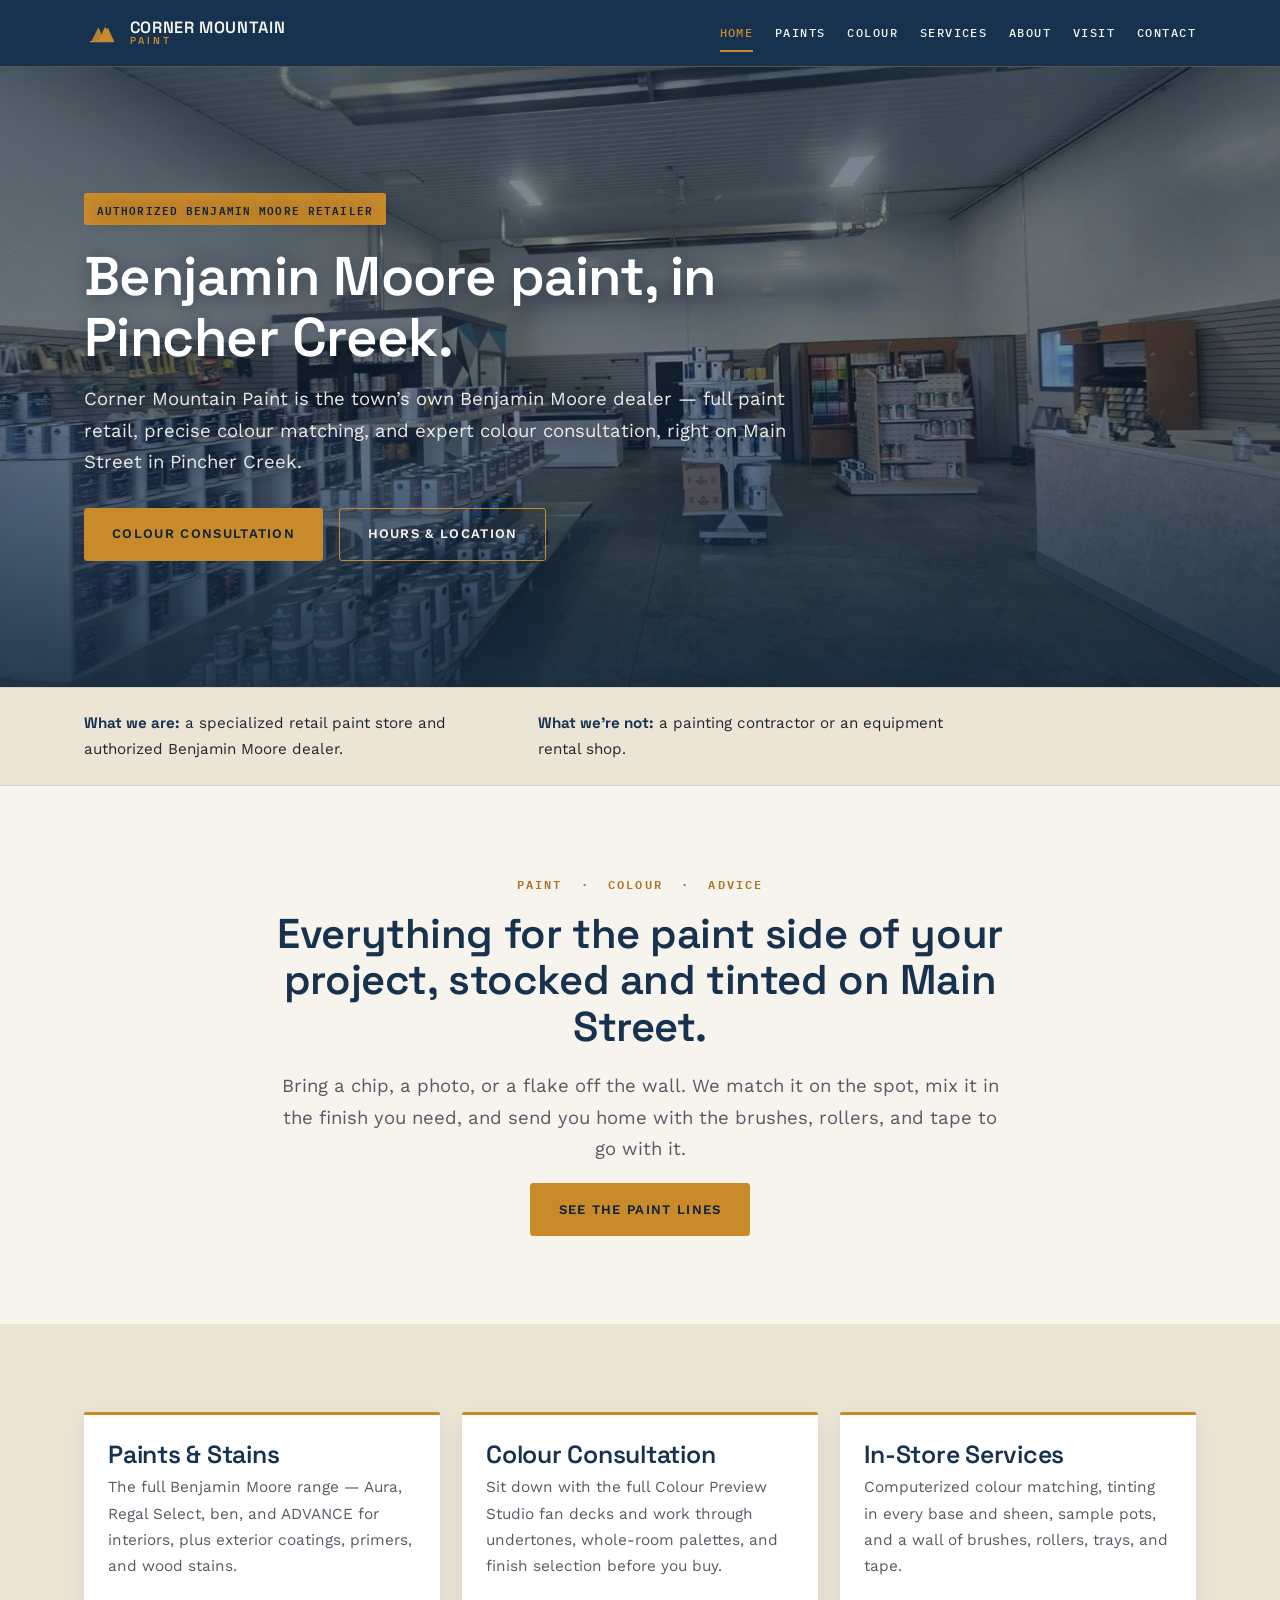
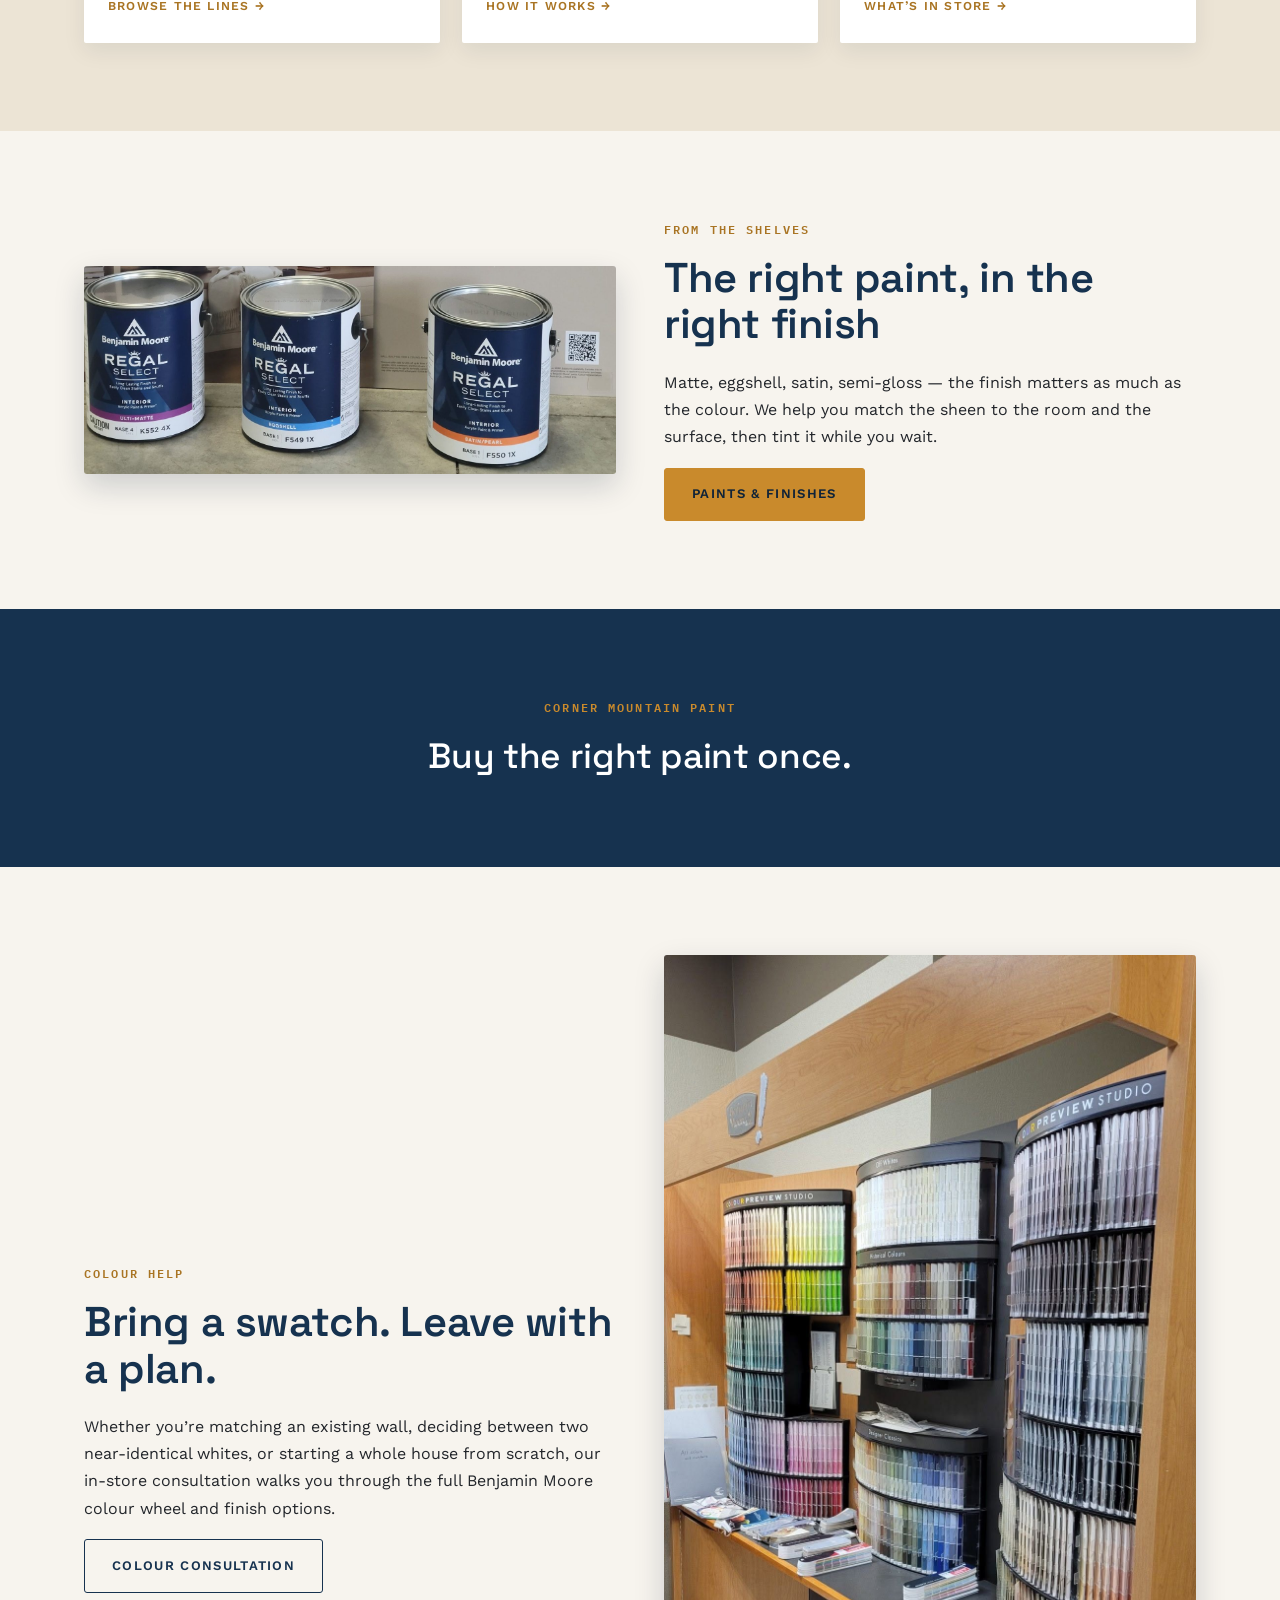
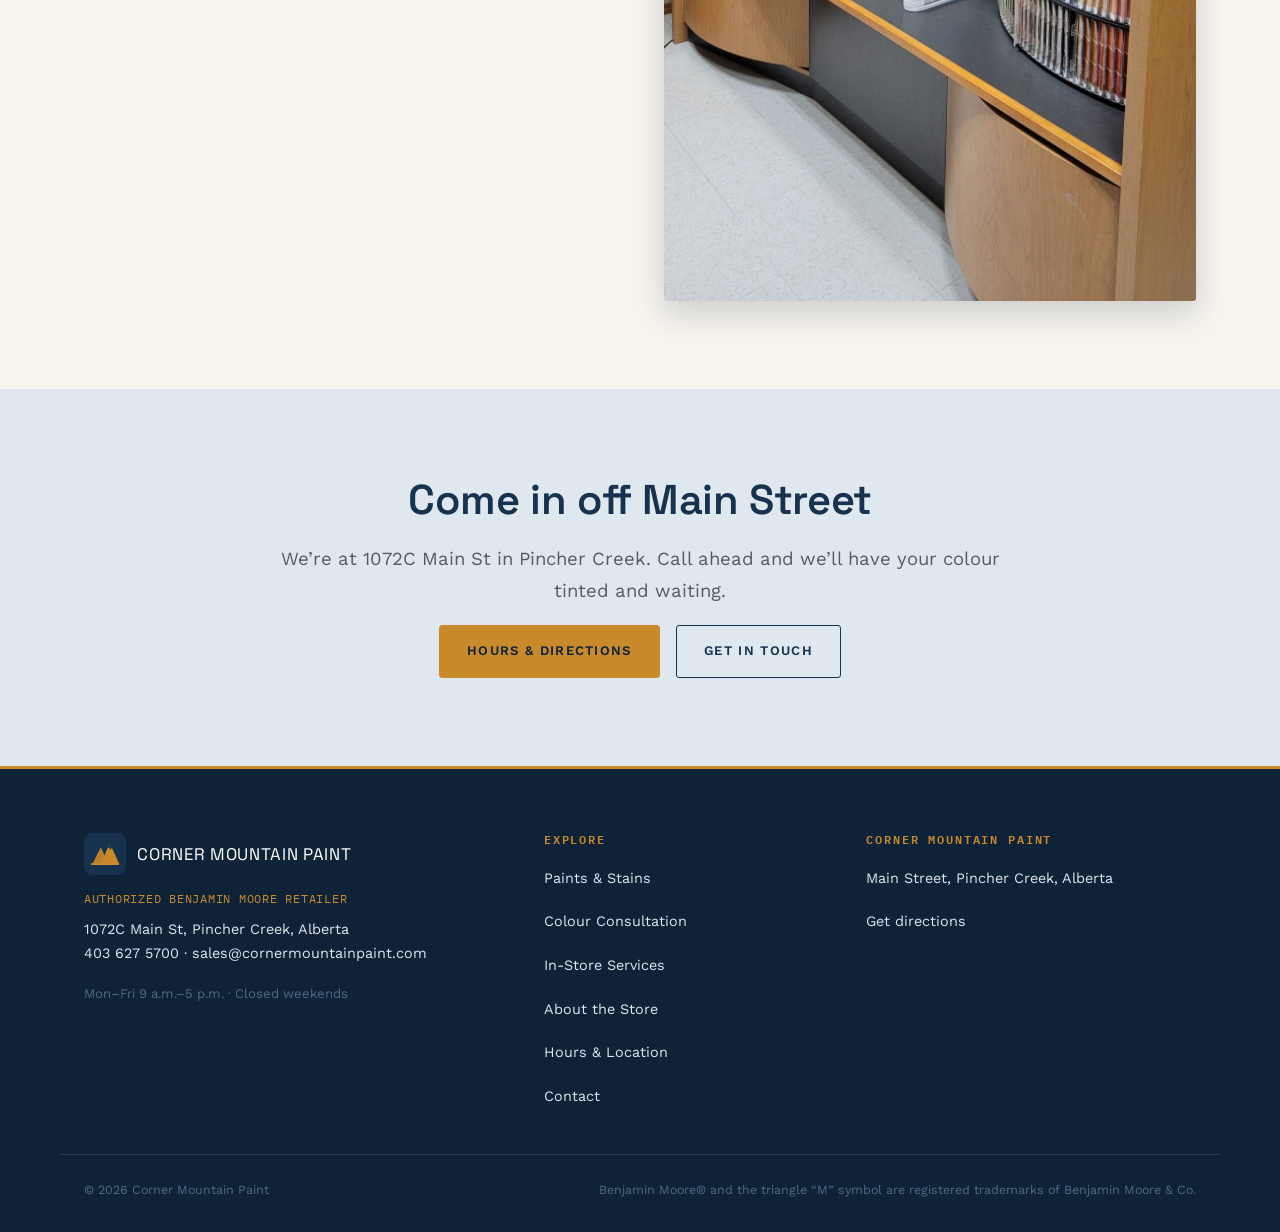
<file: index.html>
<!doctype html>
<html lang="en-CA">
<head>
<meta charset="utf-8">
<meta name="viewport" content="width=device-width, initial-scale=1">
<title>Corner Mountain Paint — Benjamin Moore Paint in Pincher Creek, Alberta</title>
<meta name="description" content="Corner Mountain Paint is Pincher Creek's authorized Benjamin Moore retailer: interior and exterior paint, stains, in-store colour matching, and expert colour consultation on Main Street.">
<link rel="canonical" href="https://www.cornermountainpaint.com/">
<meta property="og:type" content="website">
<meta property="og:title" content="Corner Mountain Paint — Benjamin Moore Paint in Pincher Creek">
<meta property="og:description" content="Pincher Creek's authorized Benjamin Moore retailer. Paint, stains, colour matching, and colour consultation on Main Street.">
<meta property="og:url" content="https://www.cornermountainpaint.com/">
<meta property="og:image" content="https://www.cornermountainpaint.com/assets/img/og-image.png">
<meta name="twitter:card" content="summary_large_image">
<link rel="icon" href="assets/img/favicon.svg" type="image/svg+xml">
<link rel="apple-touch-icon" href="assets/img/apple-touch-icon.png">
<link rel="preconnect" href="https://fonts.googleapis.com">
<link rel="preconnect" href="https://fonts.gstatic.com" crossorigin>
<link href="https://fonts.googleapis.com/css2?family=Space+Grotesk:wght@400;500;600;700&family=Work+Sans:wght@400;500;600&family=IBM+Plex+Mono:wght@500;600&display=swap" rel="stylesheet">
<link rel="stylesheet" href="assets/css/style.css?v=2">
</head>
<body>
<a class="skip-link" href="#main">Skip to content</a>

<header class="site-header">
  <div class="wrap site-header__inner">
    <a class="brand" href="index.html">
      <img src="assets/img/logo.svg" alt="">
      <span>Corner Mountain<small>Paint</small></span>
    </a>
    <button class="nav-toggle" aria-expanded="false" aria-controls="site-nav">Menu</button>
    <nav class="nav" id="site-nav" aria-label="Primary">
      <ul>
        <li><a href="index.html" aria-current="page">Home</a></li>
        <li><a href="paints.html">Paints</a></li>
        <li><a href="colour-consultation.html">Colour</a></li>
        <li><a href="services.html">Services</a></li>
        <li><a href="about.html">About</a></li>
        <li><a href="visit.html">Visit</a></li>
        <li><a href="contact.html">Contact</a></li>
      </ul>
    </nav>
  </div>
</header>

<main id="main">

  <section class="hero">
    <img class="hero__bg" src="assets/img/store-interior-wide.jpg"
         alt="Inside Corner Mountain Paint &mdash; the shop floor with Benjamin Moore displays and the front counter.">
    <div class="wrap">
      <p class="dealer-badge">Authorized Benjamin Moore Retailer</p>
      <h1>Benjamin Moore paint, in Pincher Creek.</h1>
      <p class="lead measure">Corner Mountain Paint is the town&rsquo;s own Benjamin Moore dealer &mdash;
        full paint retail, precise colour matching, and expert colour consultation, right on Main Street
        in Pincher Creek.</p>
      <div class="btn-row">
        <a class="btn" href="colour-consultation.html">Colour Consultation</a>
        <a class="btn-ghost" href="visit.html">Hours &amp; Location</a>
      </div>
    </div>
  </section>

  <section class="clarity-strip">
    <div class="wrap">
      <p><strong>What we are:</strong> a specialized retail paint store and authorized Benjamin Moore dealer.</p>
      <p><strong>What we&rsquo;re not:</strong> a painting contractor or an equipment rental shop.</p>
    </div>
  </section>

  <section class="section center">
    <div class="wrap wrap--narrow">
      <p class="eyebrow">Paint &nbsp;&middot;&nbsp; Colour &nbsp;&middot;&nbsp; Advice</p>
      <h2>Everything for the paint side of your project, stocked and tinted on Main Street.</h2>
      <p class="lead measure">Bring a chip, a photo, or a flake off the wall. We match it on the spot, mix it in the
        finish you need, and send you home with the brushes, rollers, and tape to go with it.</p>
      <div class="btn-row"><a class="btn" href="paints.html">See the paint lines</a></div>
    </div>
  </section>

  <section class="section section--paper-deep">
    <div class="wrap">
      <div class="cards">
        <article class="card">
          <h3>Paints &amp; Stains</h3>
          <p>The full Benjamin Moore range &mdash; Aura, Regal Select, ben, and ADVANCE for interiors,
            plus exterior coatings, primers, and wood stains.</p>
          <a class="card__link" href="paints.html">Browse the lines &rarr;</a>
        </article>
        <article class="card">
          <h3>Colour Consultation</h3>
          <p>Sit down with the full Colour Preview Studio fan decks and work through undertones,
            whole-room palettes, and finish selection before you buy.</p>
          <a class="card__link" href="colour-consultation.html">How it works &rarr;</a>
        </article>
        <article class="card">
          <h3>In-Store Services</h3>
          <p>Computerized colour matching, tinting in every base and sheen, sample pots, and a wall of
            brushes, rollers, trays, and tape.</p>
          <a class="card__link" href="services.html">What&rsquo;s in store &rarr;</a>
        </article>
      </div>
    </div>
  </section>

  <section class="section">
    <div class="wrap">
      <div class="split">
        <figure class="split__media framed">
          <img src="assets/img/regal-select-cans.jpg"
               alt="Three cans of Benjamin Moore Regal Select interior paint in Ulti-Matte, Eggshell, and Satin finishes.">
        </figure>
        <div>
          <p class="eyebrow">From the shelves</p>
          <h2>The right paint, in the right finish</h2>
          <p>Matte, eggshell, satin, semi-gloss &mdash; the finish matters as much as the colour. We
            help you match the sheen to the room and the surface, then tint it while you wait.</p>
          <div class="btn-row"><a class="btn" href="paints.html">Paints &amp; finishes</a></div>
        </div>
      </div>
    </div>
  </section>

  <section class="section section--navy statement">
    <div class="wrap wrap--narrow">
      <p class="eyebrow">Corner Mountain Paint</p>
      <blockquote>Buy the right paint once.</blockquote>
    </div>
  </section>

  <section class="section">
    <div class="wrap">
      <div class="split split--reverse">
        <figure class="split__media framed">
          <img src="assets/img/colour-preview-studio.jpg"
               alt="The Benjamin Moore Colour Preview Studio fan-deck display at Corner Mountain Paint.">
        </figure>
        <div>
          <p class="eyebrow">Colour help</p>
          <h2>Bring a swatch. Leave with a plan.</h2>
          <p>Whether you&rsquo;re matching an existing wall, deciding between two near-identical whites,
            or starting a whole house from scratch, our in-store consultation walks you through the full
            Benjamin Moore colour wheel and finish options.</p>
          <div class="btn-row"><a class="btn-ghost" href="colour-consultation.html">Colour consultation</a></div>
        </div>
      </div>
    </div>
  </section>

  <section class="section section--sky center">
    <div class="wrap wrap--narrow">
      <h2>Come in off Main Street</h2>
      <p class="lead measure">We&rsquo;re at 1072C Main St in Pincher Creek.
        Call ahead and we&rsquo;ll have your colour tinted and waiting.</p>
      <div class="btn-row">
        <a class="btn" href="visit.html">Hours &amp; directions</a>
        <a class="btn-ghost" href="contact.html">Get in touch</a>
      </div>
    </div>
  </section>

</main>

<footer class="site-footer">
  <div class="wrap site-footer__grid">
    <div>
      <div class="footer-brand">
        <img src="assets/img/logo.svg" alt="">
        <span>Corner Mountain Paint</span>
      </div>
      <p class="footer-tagline">Authorized Benjamin Moore Retailer</p>
      <p>1072C Main St, Pincher Creek, Alberta<br>
        <a href="tel:+14036275700">403&nbsp;627&nbsp;5700</a> &middot;
        <a href="mailto:sales@cornermountainpaint.com">sales@cornermountainpaint.com</a></p>
      <p class="footer-note">Mon&ndash;Fri 9&nbsp;a.m.&ndash;5&nbsp;p.m. &middot; Closed weekends</p>
    </div>
    <div>
      <h4>Explore</h4>
      <ul>
        <li><a href="paints.html">Paints &amp; Stains</a></li>
        <li><a href="colour-consultation.html">Colour Consultation</a></li>
        <li><a href="services.html">In-Store Services</a></li>
        <li><a href="about.html">About the Store</a></li>
        <li><a href="visit.html">Hours &amp; Location</a></li>
        <li><a href="contact.html">Contact</a></li>
      </ul>
    </div>
    <div>
      <h4>Corner Mountain Paint</h4>
      <ul>
        <li>Main Street, Pincher Creek, Alberta</li>
        <li><a href="visit.html">Get directions</a></li>
      </ul>
    </div>
  </div>
  <div class="wrap site-footer__legal">
    <span>&copy; <span id="year">2026</span> Corner Mountain Paint</span>
    <span>Benjamin Moore&reg; and the triangle &ldquo;M&rdquo; symbol are registered trademarks of Benjamin Moore &amp; Co.</span>
  </div>
</footer>

<script src="assets/js/main.js"></script>
<script>document.getElementById("year").textContent = new Date().getFullYear();</script>
</body>
</html>
</file>
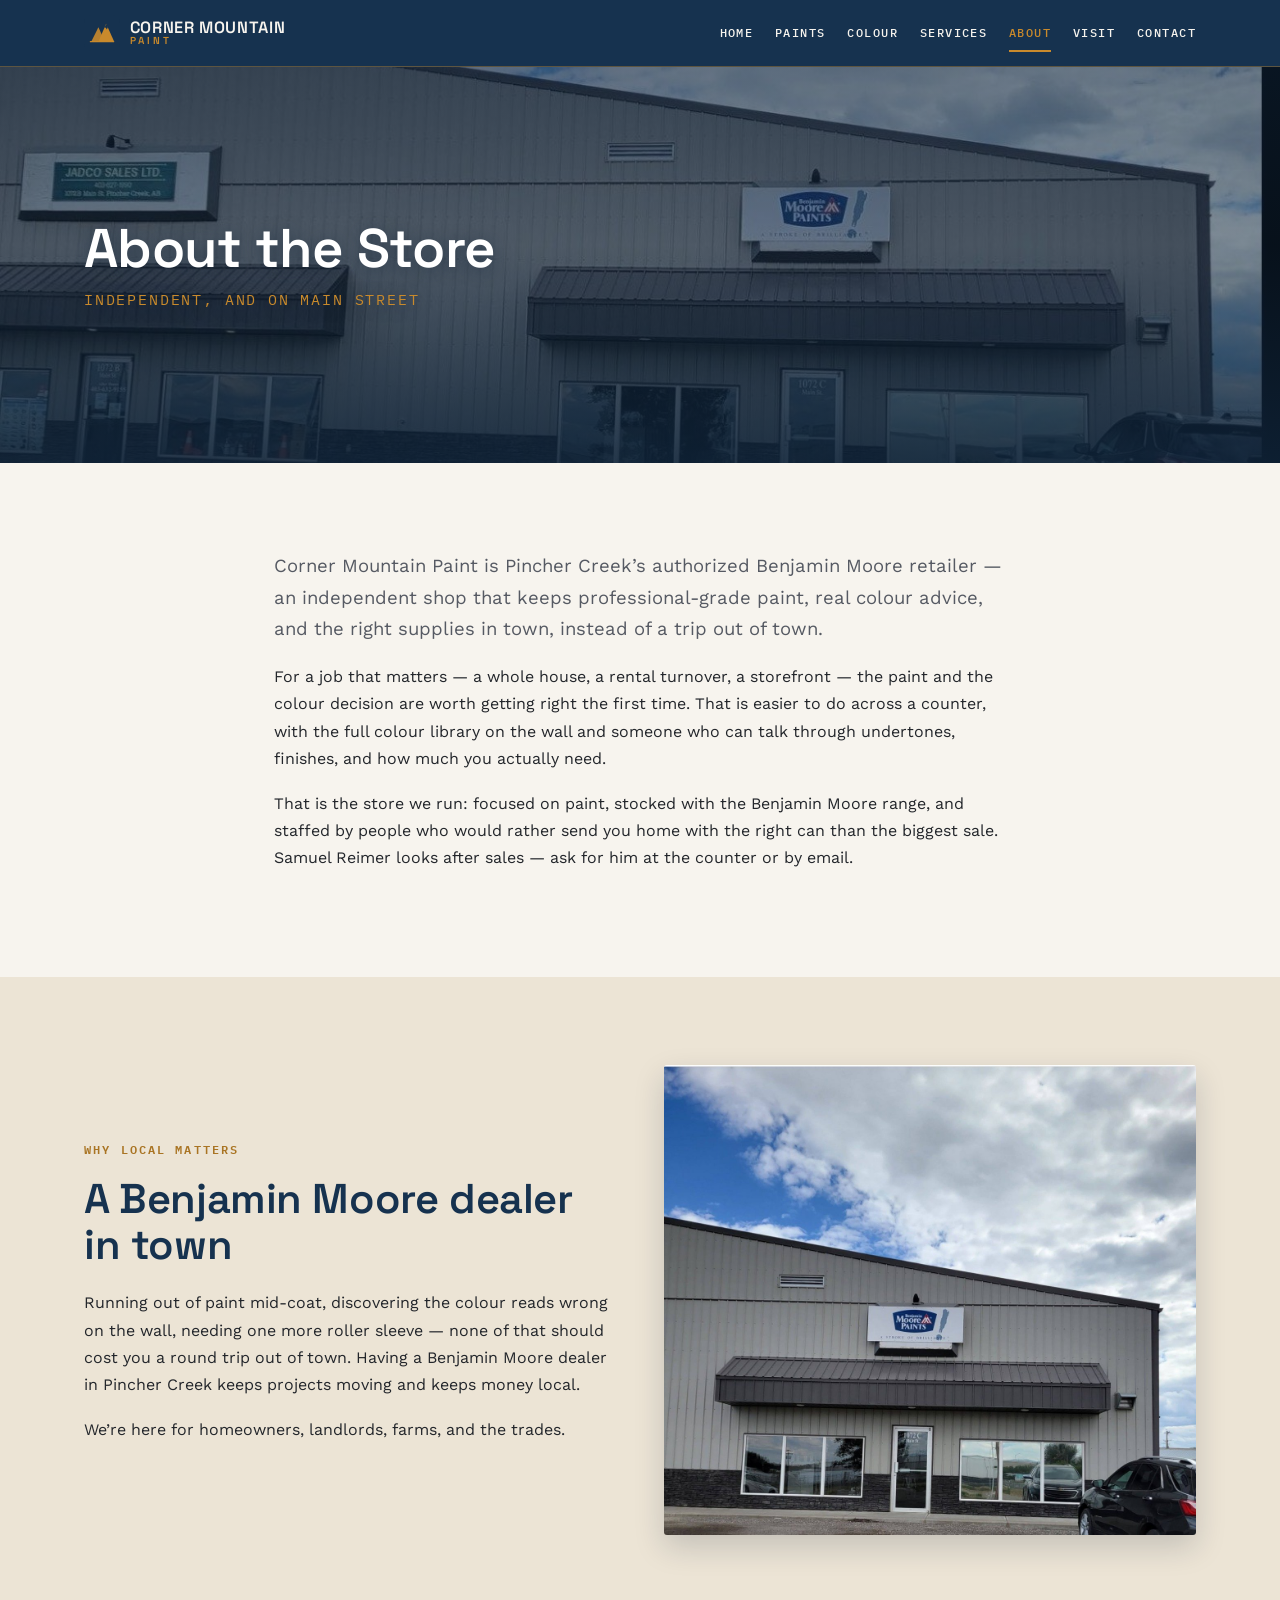
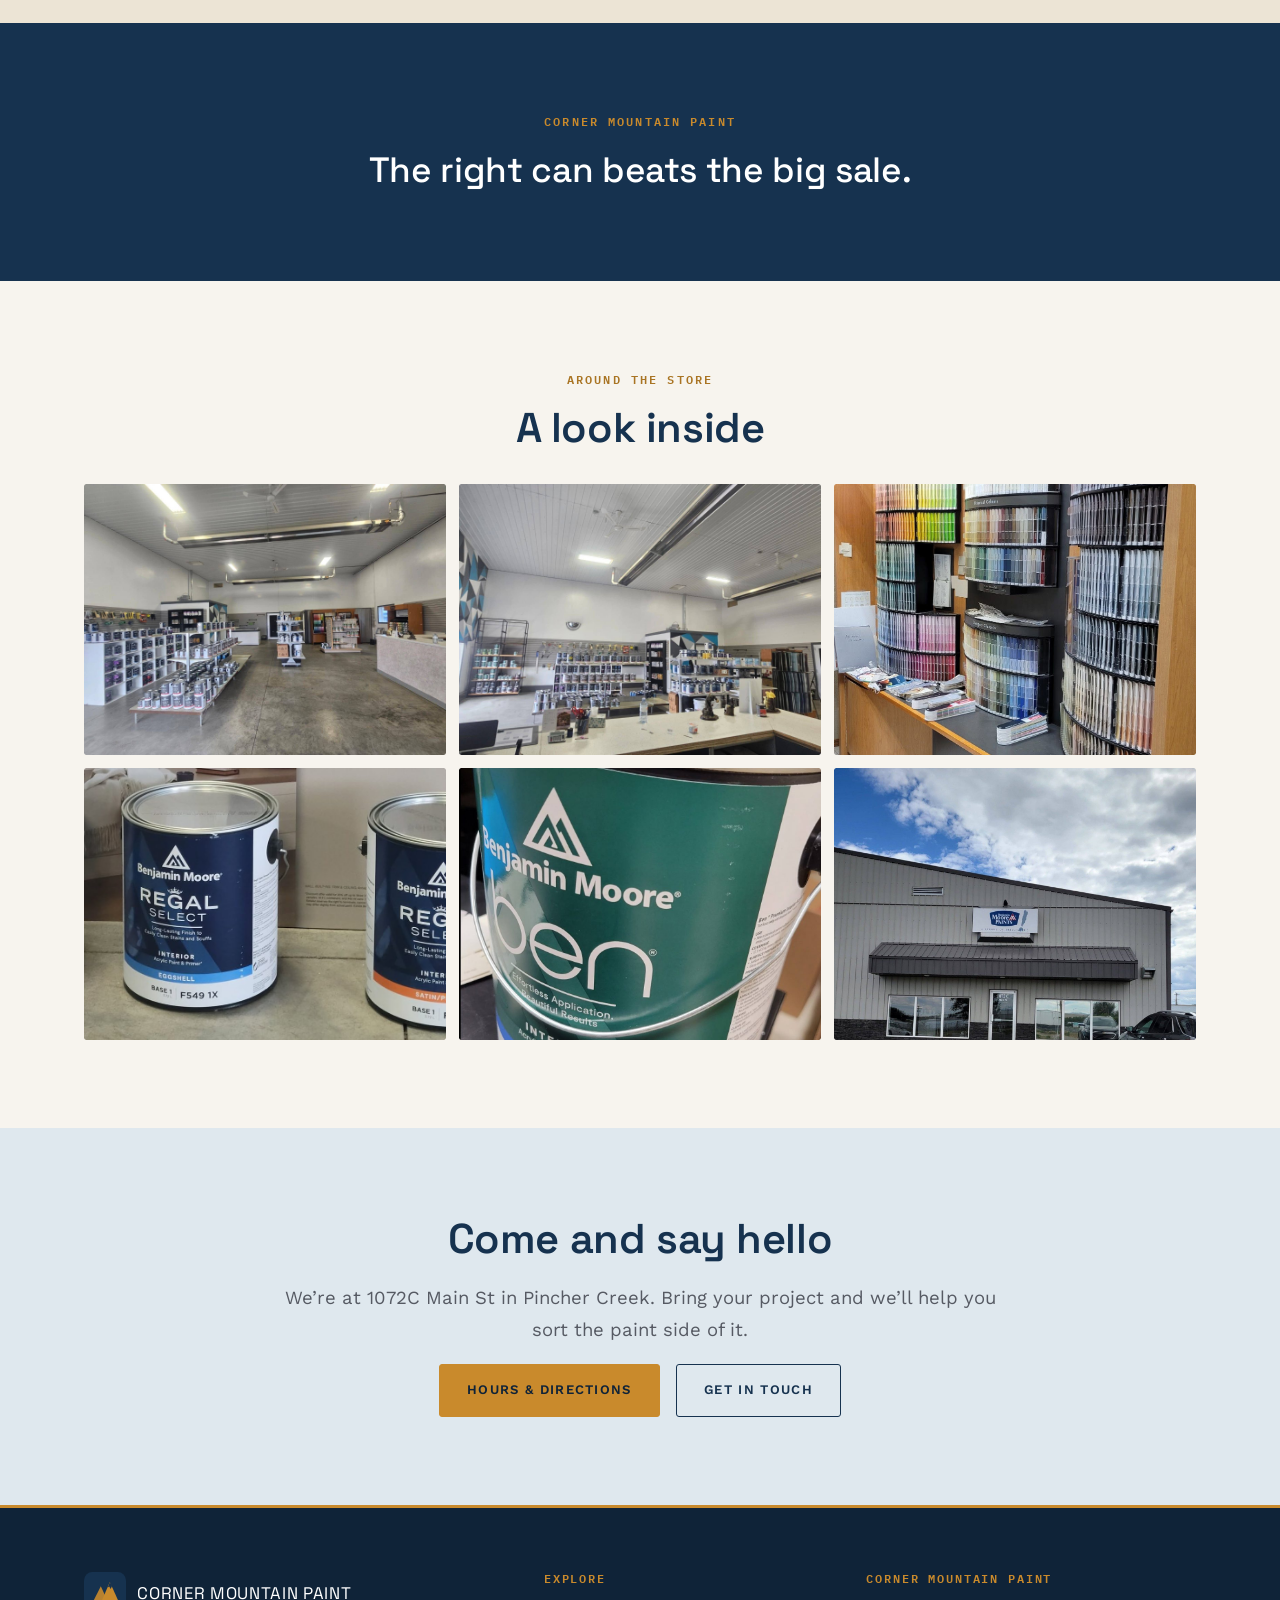
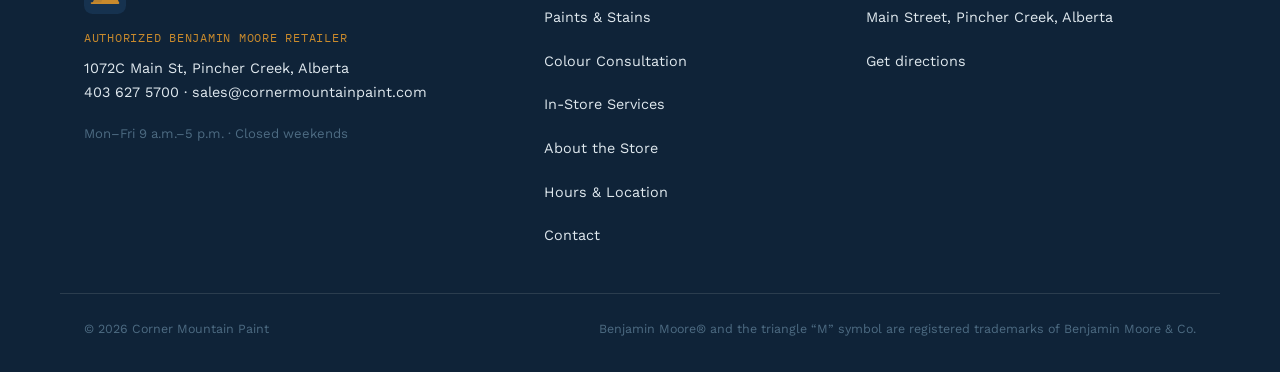
<file: about.html>
<!doctype html>
<html lang="en-CA">
<head>
<meta charset="utf-8">
<meta name="viewport" content="width=device-width, initial-scale=1">
<title>About the Store — Corner Mountain Paint, Pincher Creek</title>
<meta name="description" content="Corner Mountain Paint is an independent, authorized Benjamin Moore retailer on Main Street in Pincher Creek, Alberta — keeping professional-grade paint and colour advice in town.">
<link rel="canonical" href="https://www.cornermountainpaint.com/about.html">
<meta property="og:type" content="article">
<meta property="og:title" content="About the Store — Corner Mountain Paint">
<meta property="og:description" content="An independent, authorized Benjamin Moore retailer on Main Street in Pincher Creek, Alberta.">
<meta property="og:url" content="https://www.cornermountainpaint.com/about.html">
<meta property="og:image" content="https://www.cornermountainpaint.com/assets/img/og-image.png">
<meta name="twitter:card" content="summary_large_image">
<link rel="icon" href="assets/img/favicon.svg" type="image/svg+xml">
<link rel="apple-touch-icon" href="assets/img/apple-touch-icon.png">
<link rel="preconnect" href="https://fonts.googleapis.com">
<link rel="preconnect" href="https://fonts.gstatic.com" crossorigin>
<link href="https://fonts.googleapis.com/css2?family=Space+Grotesk:wght@400;500;600;700&family=Work+Sans:wght@400;500;600&family=IBM+Plex+Mono:wght@500;600&display=swap" rel="stylesheet">
<link rel="stylesheet" href="assets/css/style.css?v=2">
</head>
<body>
<a class="skip-link" href="#main">Skip to content</a>

<header class="site-header">
  <div class="wrap site-header__inner">
    <a class="brand" href="index.html">
      <img src="assets/img/logo.svg" alt="">
      <span>Corner Mountain<small>Paint</small></span>
    </a>
    <button class="nav-toggle" aria-expanded="false" aria-controls="site-nav">Menu</button>
    <nav class="nav" id="site-nav" aria-label="Primary">
      <ul>
        <li><a href="index.html">Home</a></li>
        <li><a href="paints.html">Paints</a></li>
        <li><a href="colour-consultation.html">Colour</a></li>
        <li><a href="services.html">Services</a></li>
        <li><a href="about.html" aria-current="page">About</a></li>
        <li><a href="visit.html">Visit</a></li>
        <li><a href="contact.html">Contact</a></li>
      </ul>
    </nav>
  </div>
</header>

<main id="main">

  <section class="hero hero--page">
    <img class="hero__bg hero__bg--low" src="assets/img/storefront-sky.jpg"
         alt="The Corner Mountain Paint building on Main Street, Pincher Creek, beneath a wide Alberta sky.">
    <div class="wrap">
      <h1>About the Store</h1>
      <p class="hero__tagline">Independent, and on Main Street</p>
    </div>
  </section>

  <section class="section">
    <div class="wrap wrap--narrow prose">
      <p class="lead">Corner Mountain Paint is Pincher Creek&rsquo;s authorized Benjamin Moore
        retailer &mdash; an independent shop that keeps professional-grade paint, real colour advice,
        and the right supplies in town, instead of a trip out of town.</p>
      <p>For a job that matters &mdash; a whole house, a rental turnover, a storefront &mdash; the paint
        and the colour decision are worth getting right the first time. That is easier to do across a
        counter, with the full colour library on the wall and someone who can talk through undertones,
        finishes, and how much you actually need.</p>
      <p>That is the store we run: focused on paint, stocked with the Benjamin Moore range, and staffed
        by people who would rather send you home with the right can than the biggest sale. Samuel Reimer
        looks after sales &mdash; ask for him at the counter or by email.</p>
    </div>
  </section>

  <section class="section section--paper-deep">
    <div class="wrap">
      <div class="split">
        <div>
          <p class="eyebrow">Why local matters</p>
          <h2>A Benjamin Moore dealer in town</h2>
          <p>Running out of paint mid-coat, discovering the colour reads wrong on the wall, needing one
            more roller sleeve &mdash; none of that should cost you a round trip out of town. Having a
            Benjamin Moore dealer in Pincher Creek keeps projects moving and keeps money local.</p>
          <p>We&rsquo;re here for homeowners, landlords, farms, and the trades.</p>
        </div>
        <figure class="split__media framed">
          <img src="assets/img/storefront-sign.jpg"
               alt="The Corner Mountain Paint unit at 1072C Main Street, under the Benjamin Moore Paints sign.">
        </figure>
      </div>
    </div>
  </section>

  <section class="section section--navy statement">
    <div class="wrap wrap--narrow">
      <p class="eyebrow">Corner Mountain Paint</p>
      <blockquote>The right can beats the big sale.</blockquote>
    </div>
  </section>

  <section class="section">
    <div class="wrap">
      <p class="eyebrow center">Around the store</p>
      <h2 class="center">A look inside</h2>
      <div class="gallery" style="margin-top:2rem">
        <button type="button"><img src="assets/img/store-interior-wide.jpg" data-full="assets/img/store-interior-wide.jpg" alt="The Corner Mountain Paint shop floor with Aura and Regal displays and the front counter."></button>
        <button type="button"><img src="assets/img/store-interior-counter.jpg" data-full="assets/img/store-interior-counter.jpg" alt="The service counter and the wall of brushes, rollers, and tools."></button>
        <button type="button"><img src="assets/img/colour-preview-studio.jpg" data-full="assets/img/colour-preview-studio.jpg" alt="The Benjamin Moore Colour Preview Studio fan-deck display."></button>
        <button type="button"><img src="assets/img/regal-select-cans.jpg" data-full="assets/img/regal-select-cans.jpg" alt="Cans of Benjamin Moore Regal Select in three finishes."></button>
        <button type="button"><img src="assets/img/ben-eggshell-can.jpg" data-full="assets/img/ben-eggshell-can.jpg" alt="A gallon of Benjamin Moore ben interior paint in eggshell."></button>
        <button type="button"><img src="assets/img/storefront-sign.jpg" data-full="assets/img/storefront-sign.jpg" alt="The storefront at 1072C Main Street under the Benjamin Moore Paints sign."></button>
      </div>
    </div>
  </section>

  <section class="section section--sky center">
    <div class="wrap wrap--narrow">
      <h2>Come and say hello</h2>
      <p class="lead measure">We&rsquo;re at 1072C Main St in Pincher Creek. Bring your project and
        we&rsquo;ll help you sort the paint side of it.</p>
      <div class="btn-row">
        <a class="btn" href="visit.html">Hours &amp; directions</a>
        <a class="btn-ghost" href="contact.html">Get in touch</a>
      </div>
    </div>
  </section>

</main>

<footer class="site-footer">
  <div class="wrap site-footer__grid">
    <div>
      <div class="footer-brand">
        <img src="assets/img/logo.svg" alt="">
        <span>Corner Mountain Paint</span>
      </div>
      <p class="footer-tagline">Authorized Benjamin Moore Retailer</p>
      <p>1072C Main St, Pincher Creek, Alberta<br>
        <a href="tel:+14036275700">403&nbsp;627&nbsp;5700</a> &middot;
        <a href="mailto:sales@cornermountainpaint.com">sales@cornermountainpaint.com</a></p>
      <p class="footer-note">Mon&ndash;Fri 9&nbsp;a.m.&ndash;5&nbsp;p.m. &middot; Closed weekends</p>
    </div>
    <div>
      <h4>Explore</h4>
      <ul>
        <li><a href="paints.html">Paints &amp; Stains</a></li>
        <li><a href="colour-consultation.html">Colour Consultation</a></li>
        <li><a href="services.html">In-Store Services</a></li>
        <li><a href="about.html">About the Store</a></li>
        <li><a href="visit.html">Hours &amp; Location</a></li>
        <li><a href="contact.html">Contact</a></li>
      </ul>
    </div>
    <div>
      <h4>Corner Mountain Paint</h4>
      <ul>
        <li>Main Street, Pincher Creek, Alberta</li>
        <li><a href="visit.html">Get directions</a></li>
      </ul>
    </div>
  </div>
  <div class="wrap site-footer__legal">
    <span>&copy; <span id="year">2026</span> Corner Mountain Paint</span>
    <span>Benjamin Moore&reg; and the triangle &ldquo;M&rdquo; symbol are registered trademarks of Benjamin Moore &amp; Co.</span>
  </div>
</footer>

<script src="assets/js/main.js"></script>
<script>document.getElementById("year").textContent = new Date().getFullYear();</script>
</body>
</html>
</file>
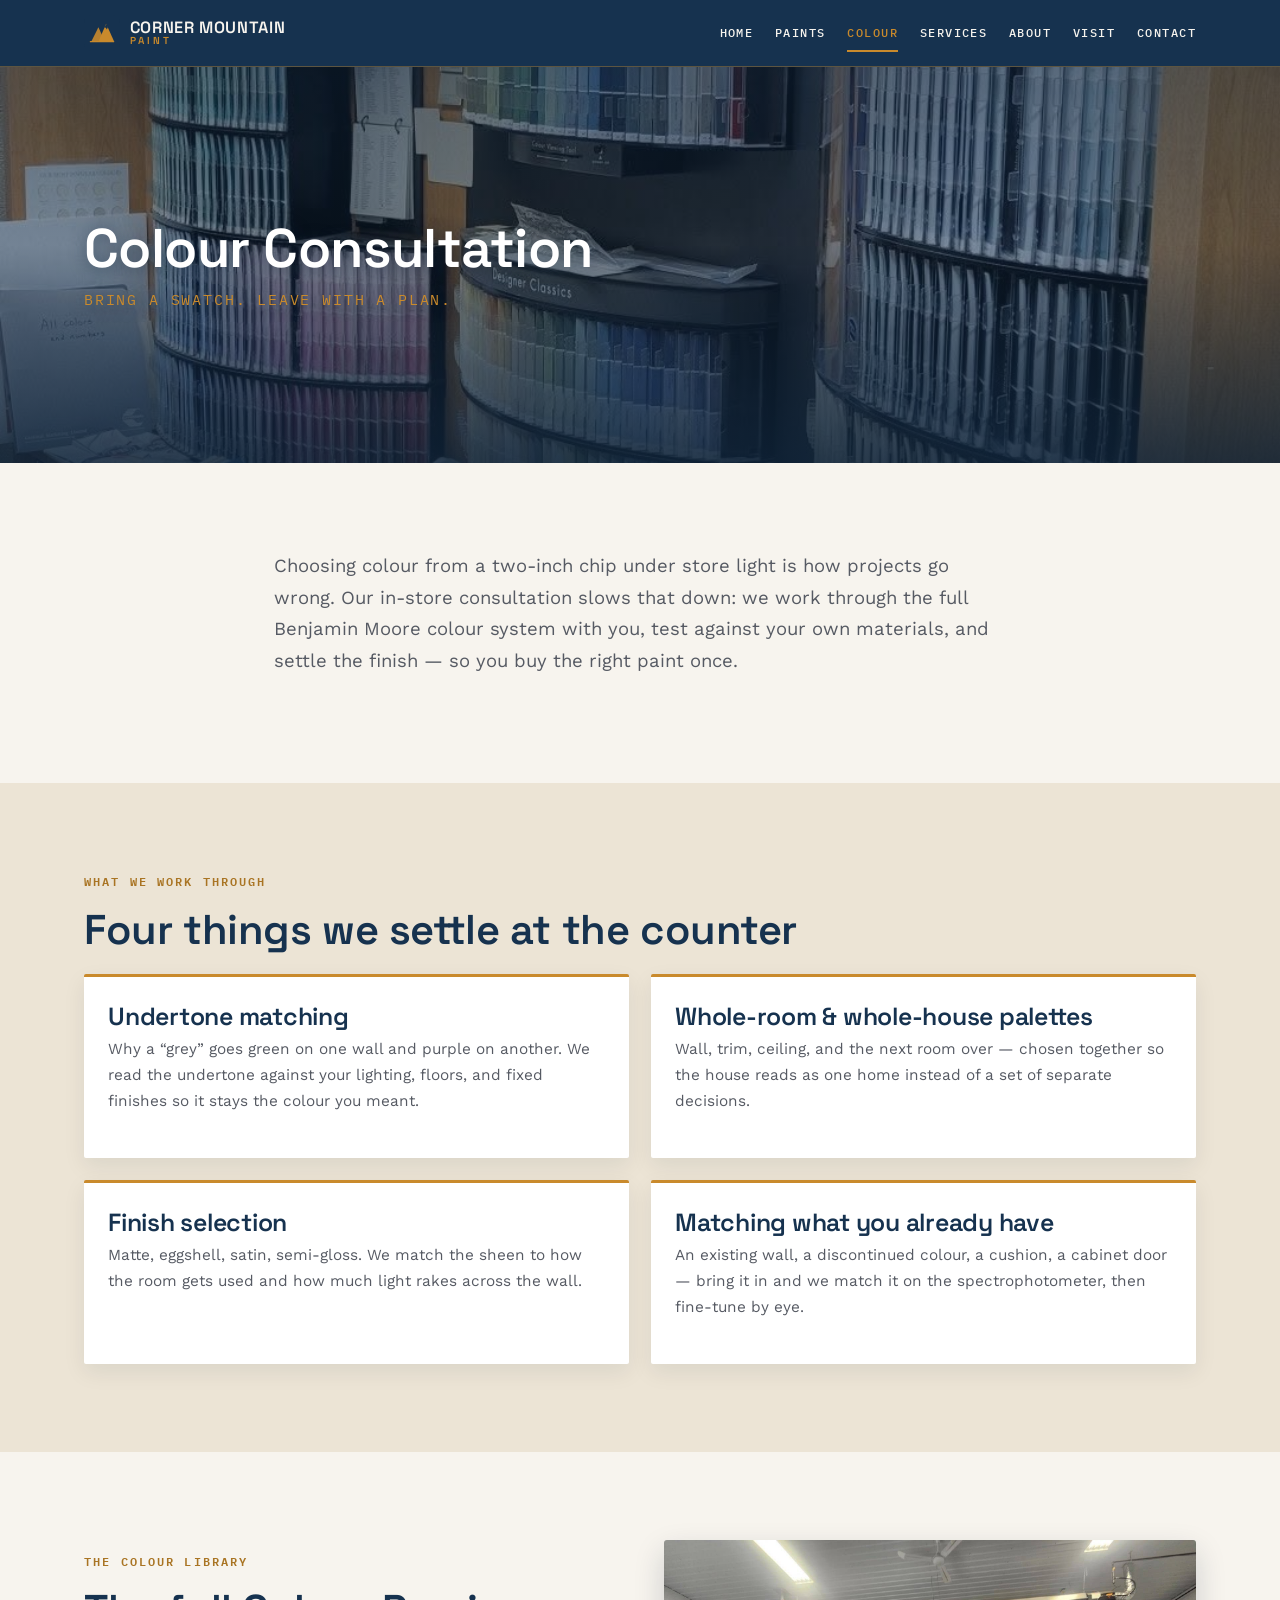
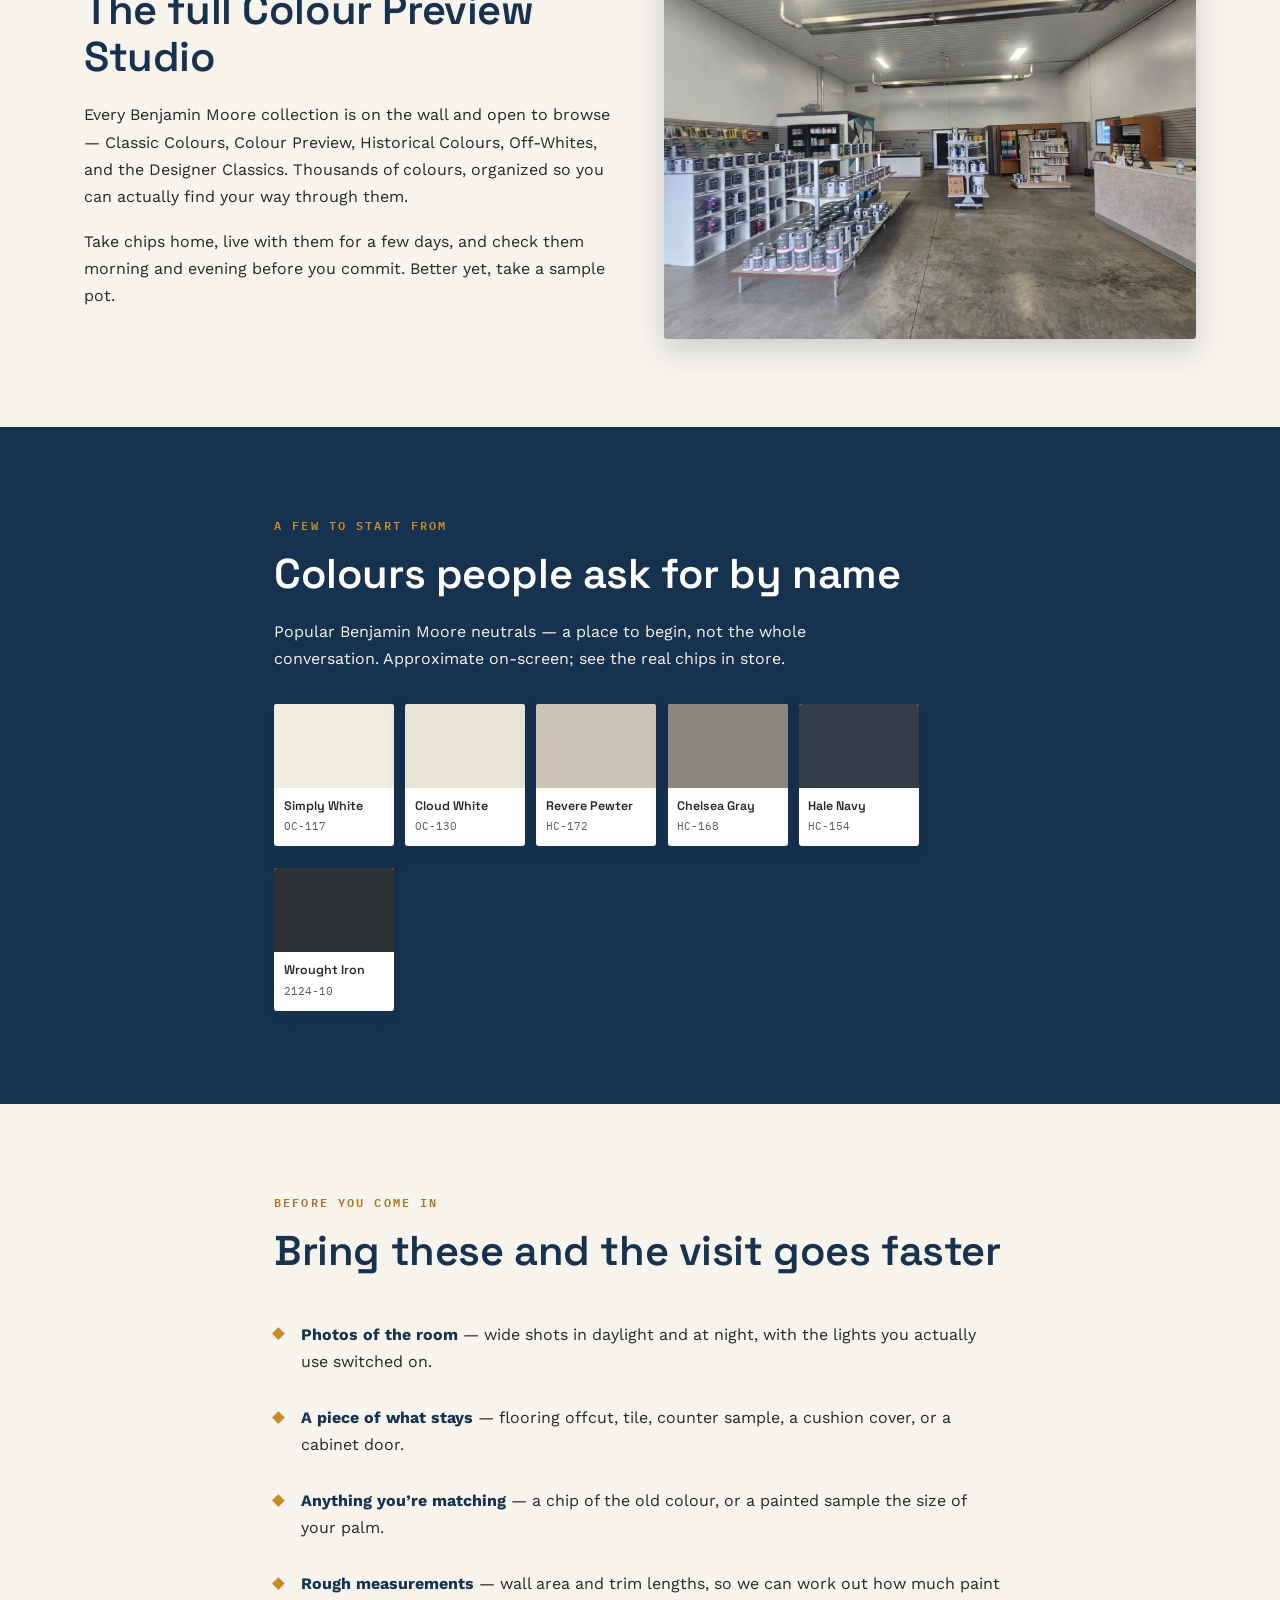
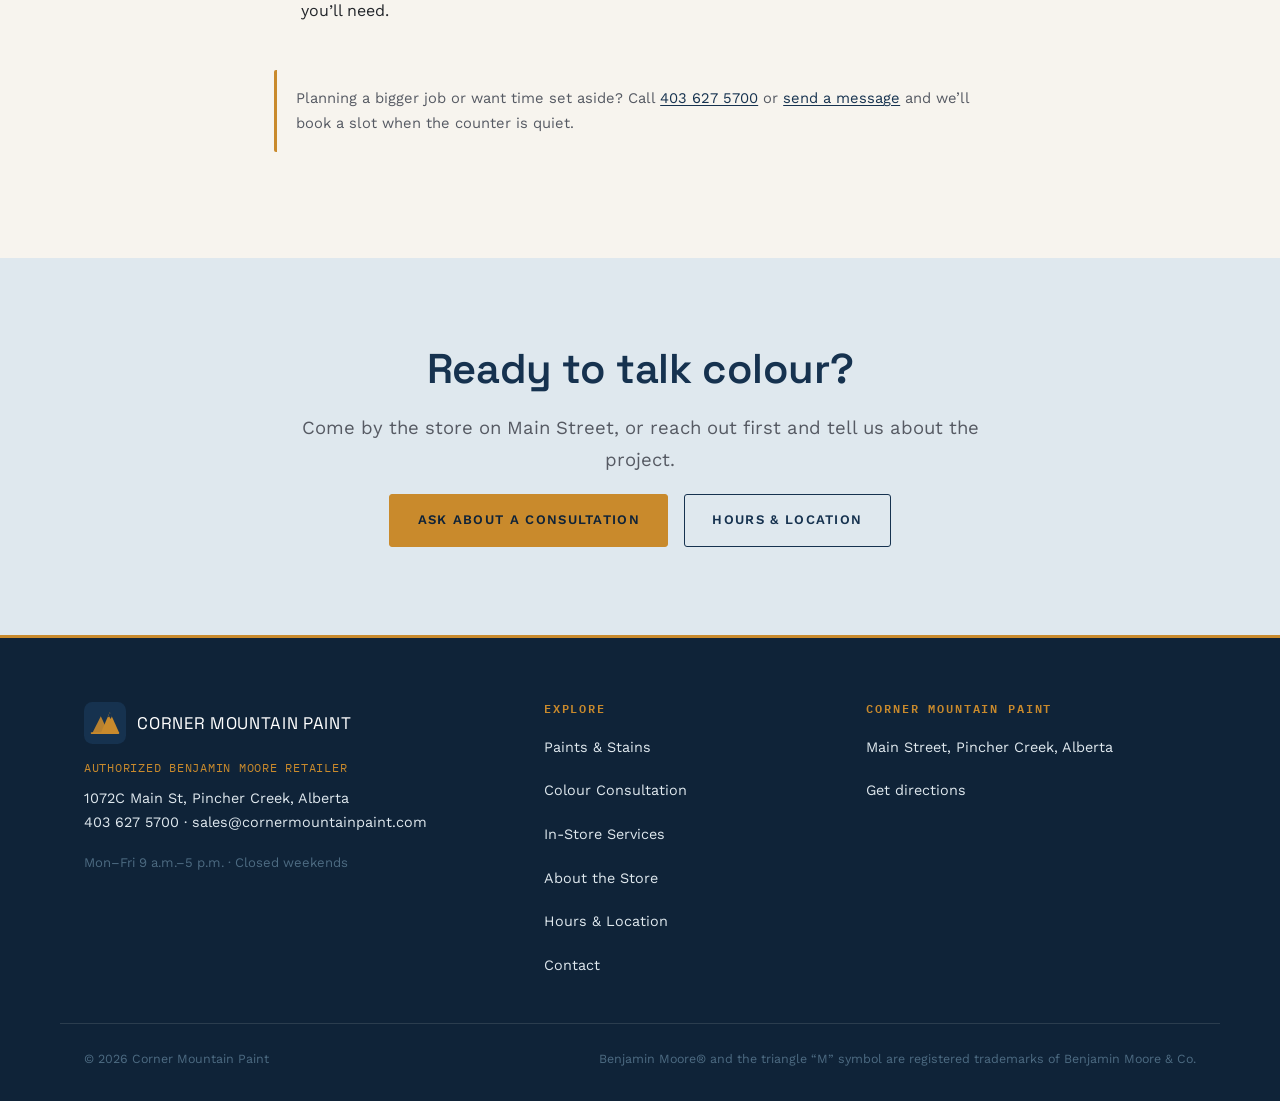
<file: colour-consultation.html>
<!doctype html>
<html lang="en-CA">
<head>
<meta charset="utf-8">
<meta name="viewport" content="width=device-width, initial-scale=1">
<title>Colour Consultation — Corner Mountain Paint, Pincher Creek</title>
<meta name="description" content="In-store colour consultation at Corner Mountain Paint in Pincher Creek: work through the Benjamin Moore Colour Preview Studio fan decks, match undertones, plan whole-room palettes, and choose the right finish before you buy.">
<link rel="canonical" href="https://www.cornermountainpaint.com/colour-consultation.html">
<meta property="og:type" content="article">
<meta property="og:title" content="Colour Consultation — Corner Mountain Paint">
<meta property="og:description" content="Bring a swatch, leave with a plan. In-store Benjamin Moore colour consultation in Pincher Creek.">
<meta property="og:url" content="https://www.cornermountainpaint.com/colour-consultation.html">
<meta property="og:image" content="https://www.cornermountainpaint.com/assets/img/og-image.png">
<meta name="twitter:card" content="summary_large_image">
<link rel="icon" href="assets/img/favicon.svg" type="image/svg+xml">
<link rel="apple-touch-icon" href="assets/img/apple-touch-icon.png">
<link rel="preconnect" href="https://fonts.googleapis.com">
<link rel="preconnect" href="https://fonts.gstatic.com" crossorigin>
<link href="https://fonts.googleapis.com/css2?family=Space+Grotesk:wght@400;500;600;700&family=Work+Sans:wght@400;500;600&family=IBM+Plex+Mono:wght@500;600&display=swap" rel="stylesheet">
<link rel="stylesheet" href="assets/css/style.css?v=2">
</head>
<body>
<a class="skip-link" href="#main">Skip to content</a>

<header class="site-header">
  <div class="wrap site-header__inner">
    <a class="brand" href="index.html">
      <img src="assets/img/logo.svg" alt="">
      <span>Corner Mountain<small>Paint</small></span>
    </a>
    <button class="nav-toggle" aria-expanded="false" aria-controls="site-nav">Menu</button>
    <nav class="nav" id="site-nav" aria-label="Primary">
      <ul>
        <li><a href="index.html">Home</a></li>
        <li><a href="paints.html">Paints</a></li>
        <li><a href="colour-consultation.html" aria-current="page">Colour</a></li>
        <li><a href="services.html">Services</a></li>
        <li><a href="about.html">About</a></li>
        <li><a href="visit.html">Visit</a></li>
        <li><a href="contact.html">Contact</a></li>
      </ul>
    </nav>
  </div>
</header>

<main id="main">

  <section class="hero hero--page">
    <img class="hero__bg" src="assets/img/colour-preview-studio.jpg"
         alt="The Benjamin Moore Colour Preview Studio fan-deck wall at Corner Mountain Paint, with Off Whites, Historical Colours, and Designer Classics.">
    <div class="wrap">
      <h1>Colour Consultation</h1>
      <p class="hero__tagline">Bring a swatch. Leave with a plan.</p>
    </div>
  </section>

  <section class="section">
    <div class="wrap wrap--narrow">
      <p class="lead">Choosing colour from a two-inch chip under store light is how projects go wrong.
        Our in-store consultation slows that down: we work through the full Benjamin Moore colour system
        with you, test against your own materials, and settle the finish &mdash; so you buy the right
        paint once.</p>
    </div>
  </section>

  <section class="section section--paper-deep">
    <div class="wrap">
      <p class="eyebrow">What we work through</p>
      <h2>Four things we settle at the counter</h2>
      <div class="cards cards--2">
        <article class="card">
          <h3>Undertone matching</h3>
          <p>Why a &ldquo;grey&rdquo; goes green on one wall and purple on another. We read the
            undertone against your lighting, floors, and fixed finishes so it stays the colour you meant.</p>
        </article>
        <article class="card">
          <h3>Whole-room &amp; whole-house palettes</h3>
          <p>Wall, trim, ceiling, and the next room over &mdash; chosen together so the house reads as
            one home instead of a set of separate decisions.</p>
        </article>
        <article class="card">
          <h3>Finish selection</h3>
          <p>Matte, eggshell, satin, semi-gloss. We match the sheen to how the room gets used and how
            much light rakes across the wall.</p>
        </article>
        <article class="card">
          <h3>Matching what you already have</h3>
          <p>An existing wall, a discontinued colour, a cushion, a cabinet door &mdash; bring it in and
            we match it on the spectrophotometer, then fine-tune by eye.</p>
        </article>
      </div>
    </div>
  </section>

  <section class="section">
    <div class="wrap">
      <div class="split">
        <div>
          <p class="eyebrow">The colour library</p>
          <h2>The full Colour Preview Studio</h2>
          <p>Every Benjamin Moore collection is on the wall and open to browse &mdash; Classic Colours,
            Colour Preview, Historical Colours, Off-Whites, and the Designer Classics. Thousands of
            colours, organized so you can actually find your way through them.</p>
          <p>Take chips home, live with them for a few days, and check them morning and evening before
            you commit. Better yet, take a sample pot.</p>
        </div>
        <figure class="split__media framed">
          <img src="assets/img/store-interior-wide.jpg"
               alt="Inside Corner Mountain Paint: colour racks, sample displays, and the tinting counter.">
        </figure>
      </div>
    </div>
  </section>

  <section class="section section--navy">
    <div class="wrap wrap--narrow">
      <p class="eyebrow">A few to start from</p>
      <h2 class="light-heading">Colours people ask for by name</h2>
      <p class="measure">Popular Benjamin Moore neutrals &mdash; a place to begin, not the whole
        conversation. Approximate on-screen; see the real chips in store.</p>
      <ul class="chips">
        <li class="chip"><div class="chip__swatch" style="background:#efece0"></div><div class="chip__label"><span class="chip__name">Simply White</span><span class="chip__code">OC-117</span></div></li>
        <li class="chip"><div class="chip__swatch" style="background:#e9e3d4"></div><div class="chip__label"><span class="chip__name">Cloud White</span><span class="chip__code">OC-130</span></div></li>
        <li class="chip"><div class="chip__swatch" style="background:#ccc4b6"></div><div class="chip__label"><span class="chip__name">Revere Pewter</span><span class="chip__code">HC-172</span></div></li>
        <li class="chip"><div class="chip__swatch" style="background:#8b877d"></div><div class="chip__label"><span class="chip__name">Chelsea Gray</span><span class="chip__code">HC-168</span></div></li>
        <li class="chip"><div class="chip__swatch" style="background:#363d48"></div><div class="chip__label"><span class="chip__name">Hale Navy</span><span class="chip__code">HC-154</span></div></li>
        <li class="chip"><div class="chip__swatch" style="background:#2f3335"></div><div class="chip__label"><span class="chip__name">Wrought Iron</span><span class="chip__code">2124-10</span></div></li>
      </ul>
    </div>
  </section>

  <section class="section">
    <div class="wrap wrap--narrow stack">
      <div>
        <p class="eyebrow">Before you come in</p>
        <h2>Bring these and the visit goes faster</h2>
      </div>
      <ul class="feature-list">
        <li><strong>Photos of the room</strong> &mdash; wide shots in daylight and at night, with the
          lights you actually use switched on.</li>
        <li><strong>A piece of what stays</strong> &mdash; flooring offcut, tile, counter sample, a
          cushion cover, or a cabinet door.</li>
        <li><strong>Anything you&rsquo;re matching</strong> &mdash; a chip of the old colour, or a
          painted sample the size of your palm.</li>
        <li><strong>Rough measurements</strong> &mdash; wall area and trim lengths, so we can work out
          how much paint you&rsquo;ll need.</li>
      </ul>
      <p class="note">Planning a bigger job or want time set aside? Call <a href="tel:+14036275700">403&nbsp;627&nbsp;5700</a>
        or <a href="contact.html">send a message</a> and we&rsquo;ll book a slot when the counter is quiet.</p>
    </div>
  </section>

  <section class="section section--sky center">
    <div class="wrap wrap--narrow">
      <h2>Ready to talk colour?</h2>
      <p class="lead measure">Come by the store on Main Street, or reach out first and tell us about the
        project.</p>
      <div class="btn-row">
        <a class="btn" href="contact.html">Ask about a consultation</a>
        <a class="btn-ghost" href="visit.html">Hours &amp; location</a>
      </div>
    </div>
  </section>

</main>

<footer class="site-footer">
  <div class="wrap site-footer__grid">
    <div>
      <div class="footer-brand">
        <img src="assets/img/logo.svg" alt="">
        <span>Corner Mountain Paint</span>
      </div>
      <p class="footer-tagline">Authorized Benjamin Moore Retailer</p>
      <p>1072C Main St, Pincher Creek, Alberta<br>
        <a href="tel:+14036275700">403&nbsp;627&nbsp;5700</a> &middot;
        <a href="mailto:sales@cornermountainpaint.com">sales@cornermountainpaint.com</a></p>
      <p class="footer-note">Mon&ndash;Fri 9&nbsp;a.m.&ndash;5&nbsp;p.m. &middot; Closed weekends</p>
    </div>
    <div>
      <h4>Explore</h4>
      <ul>
        <li><a href="paints.html">Paints &amp; Stains</a></li>
        <li><a href="colour-consultation.html">Colour Consultation</a></li>
        <li><a href="services.html">In-Store Services</a></li>
        <li><a href="about.html">About the Store</a></li>
        <li><a href="visit.html">Hours &amp; Location</a></li>
        <li><a href="contact.html">Contact</a></li>
      </ul>
    </div>
    <div>
      <h4>Corner Mountain Paint</h4>
      <ul>
        <li>Main Street, Pincher Creek, Alberta</li>
        <li><a href="visit.html">Get directions</a></li>
      </ul>
    </div>
  </div>
  <div class="wrap site-footer__legal">
    <span>&copy; <span id="year">2026</span> Corner Mountain Paint</span>
    <span>Benjamin Moore&reg; and the triangle &ldquo;M&rdquo; symbol are registered trademarks of Benjamin Moore &amp; Co.</span>
  </div>
</footer>

<script src="assets/js/main.js"></script>
<script>document.getElementById("year").textContent = new Date().getFullYear();</script>
</body>
</html>
</file>
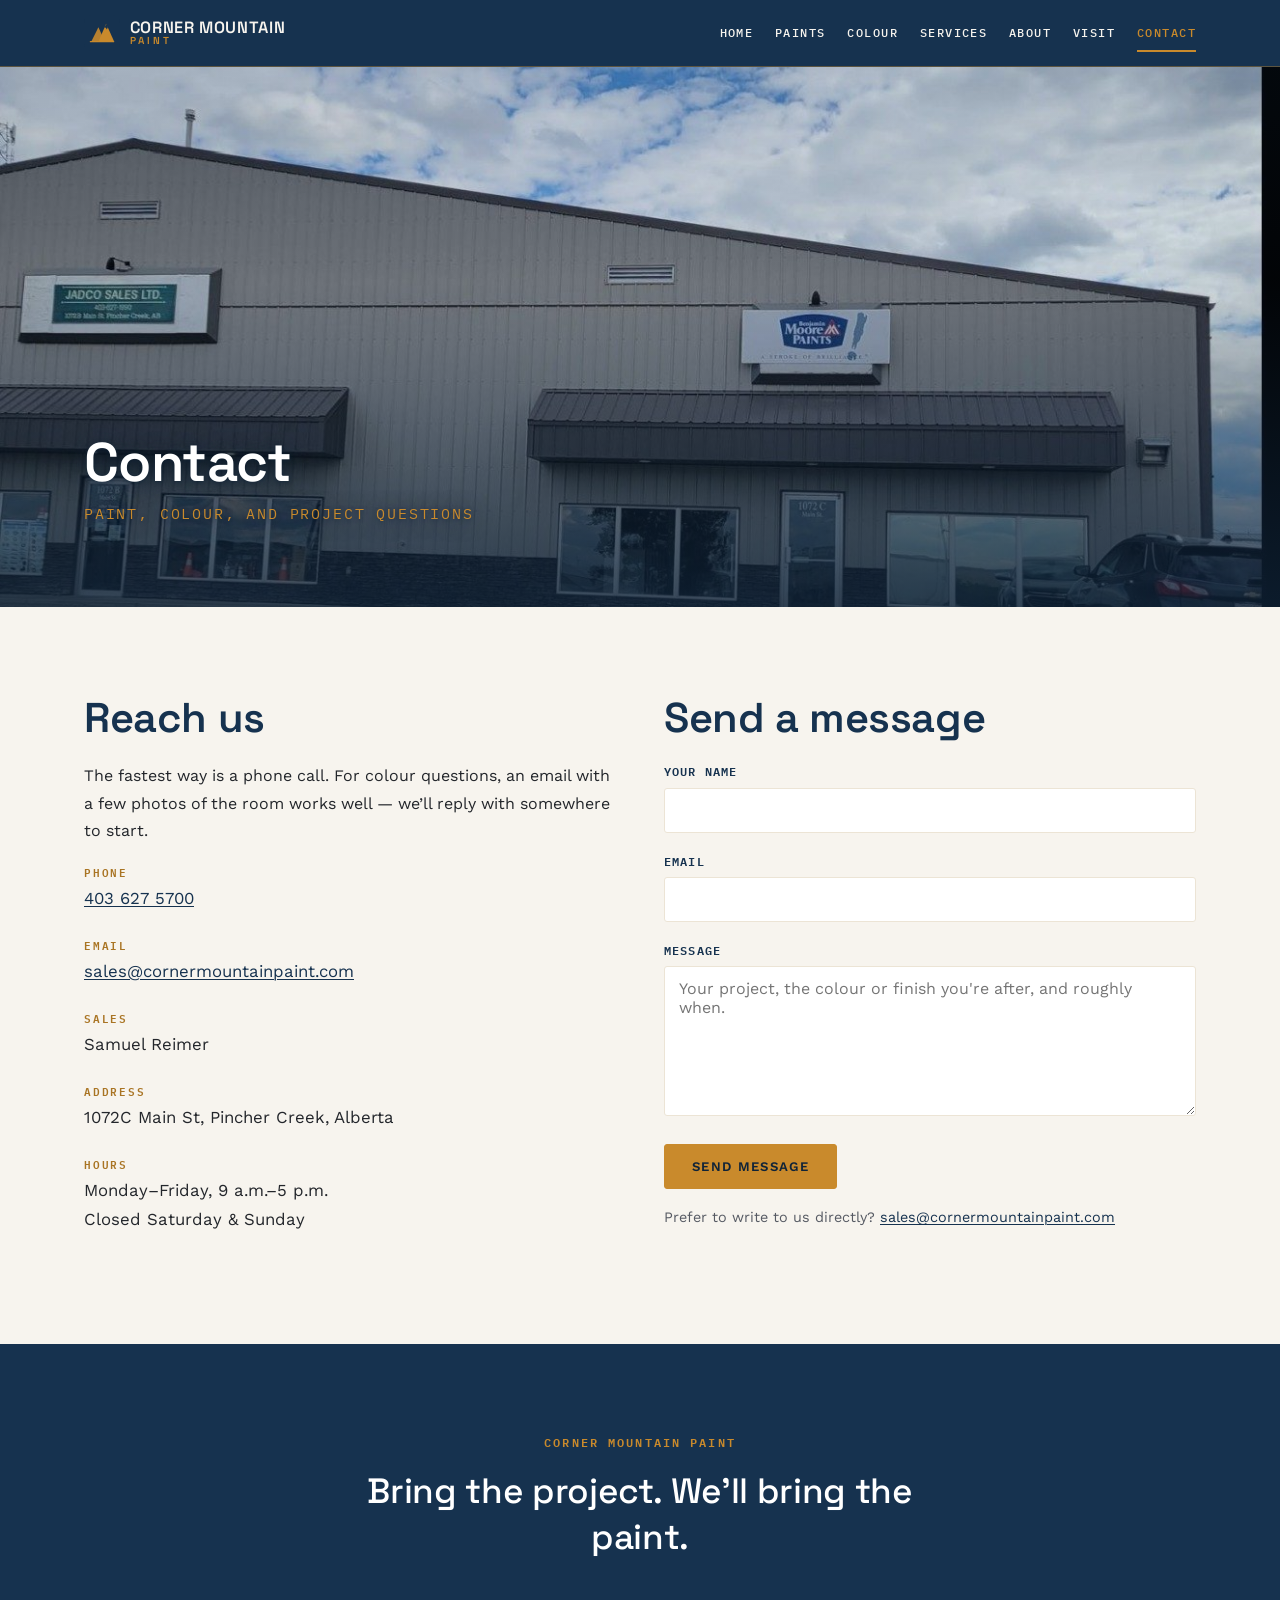
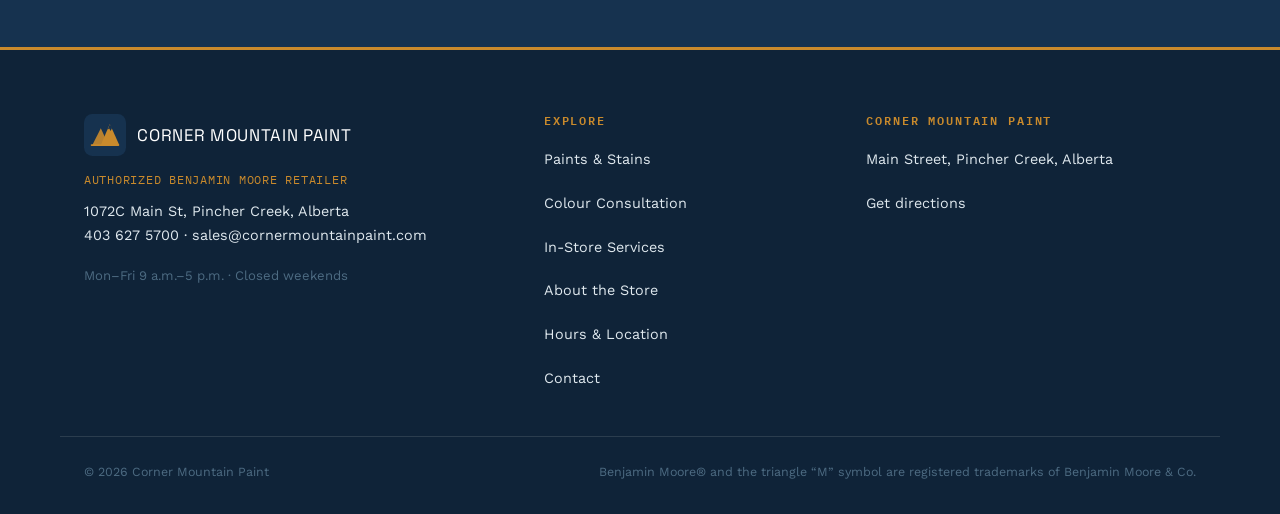
<file: contact.html>
<!doctype html>
<html lang="en-CA">
<head>
<meta charset="utf-8">
<meta name="viewport" content="width=device-width, initial-scale=1">
<title>Contact — Corner Mountain Paint, Pincher Creek</title>
<meta name="description" content="Contact Corner Mountain Paint in Pincher Creek about Benjamin Moore paint, colour matching, or colour consultation. Call 403 627 5700 or email sales@cornermountainpaint.com.">
<link rel="canonical" href="https://www.cornermountainpaint.com/contact.html">
<meta property="og:type" content="website">
<meta property="og:title" content="Contact — Corner Mountain Paint">
<meta property="og:description" content="Questions about paint, colour, or a project? Call 403 627 5700 or send a message.">
<meta property="og:url" content="https://www.cornermountainpaint.com/contact.html">
<meta property="og:image" content="https://www.cornermountainpaint.com/assets/img/og-image.png">
<meta name="twitter:card" content="summary_large_image">
<link rel="icon" href="assets/img/favicon.svg" type="image/svg+xml">
<link rel="apple-touch-icon" href="assets/img/apple-touch-icon.png">
<link rel="preconnect" href="https://fonts.googleapis.com">
<link rel="preconnect" href="https://fonts.gstatic.com" crossorigin>
<link href="https://fonts.googleapis.com/css2?family=Space+Grotesk:wght@400;500;600;700&family=Work+Sans:wght@400;500;600&family=IBM+Plex+Mono:wght@500;600&display=swap" rel="stylesheet">
<link rel="stylesheet" href="assets/css/style.css?v=2">
</head>
<body>
<a class="skip-link" href="#main">Skip to content</a>

<header class="site-header">
  <div class="wrap site-header__inner">
    <a class="brand" href="index.html">
      <img src="assets/img/logo.svg" alt="">
      <span>Corner Mountain<small>Paint</small></span>
    </a>
    <button class="nav-toggle" aria-expanded="false" aria-controls="site-nav">Menu</button>
    <nav class="nav" id="site-nav" aria-label="Primary">
      <ul>
        <li><a href="index.html">Home</a></li>
        <li><a href="paints.html">Paints</a></li>
        <li><a href="colour-consultation.html">Colour</a></li>
        <li><a href="services.html">Services</a></li>
        <li><a href="about.html">About</a></li>
        <li><a href="visit.html">Visit</a></li>
        <li><a href="contact.html" aria-current="page">Contact</a></li>
      </ul>
    </nav>
  </div>
</header>

<main id="main">

  <section class="hero hero--page hero--photo">
    <img class="hero__bg hero__bg--low" src="assets/img/storefront-sky.jpg"
         alt="The Corner Mountain Paint storefront on Main Street in Pincher Creek, under an open Alberta sky.">
    <div class="wrap">
      <h1>Contact</h1>
      <p class="hero__tagline">Paint, colour, and project questions</p>
    </div>
  </section>

  <section class="section">
    <div class="wrap">
      <div class="contact-grid">

        <div>
          <h2>Reach us</h2>
          <p>The fastest way is a phone call. For colour questions, an email with a few photos of the
            room works well &mdash; we&rsquo;ll reply with somewhere to start.</p>

          <dl>
            <div class="contact-detail">
              <dt>Phone</dt>
              <dd><a href="tel:+14036275700">403&nbsp;627&nbsp;5700</a></dd>
            </div>
            <div class="contact-detail">
              <dt>Email</dt>
              <dd><a href="mailto:sales@cornermountainpaint.com">sales@cornermountainpaint.com</a></dd>
            </div>
            <div class="contact-detail">
              <dt>Sales</dt>
              <dd>Samuel Reimer</dd>
            </div>
            <div class="contact-detail">
              <dt>Address</dt>
              <dd>1072C Main St, Pincher Creek, Alberta</dd>
            </div>
            <div class="contact-detail">
              <dt>Hours</dt>
              <dd>Monday&ndash;Friday, 9&nbsp;a.m.&ndash;5&nbsp;p.m.<br>Closed Saturday &amp; Sunday</dd>
            </div>
          </dl>
        </div>

        <div>
          <h2>Send a message</h2>
          <!--
            This form submits in the background to Web3Forms, which emails the
            message to sales@cornermountainpaint.com. No third-party dashboard.

            SET-UP (one time, ~2 min):
              1. Go to https://web3forms.com
              2. Enter sales@cornermountainpaint.com, submit, and check that inbox
              3. Copy the Access Key from the email
              4. Paste it as the value of the hidden "access_key" field below,
                 replacing PASTE-WEB3FORMS-ACCESS-KEY-HERE
            Until the key is set, the form shows a fallback asking the visitor to
            email directly.

            To use Formspree instead: set the form's action to your
            https://formspree.io/f/XXXX endpoint and delete the access_key field;
            the JavaScript handles both.
          -->
          <form id="contact-form" action="https://api.web3forms.com/submit" method="POST">
            <input type="hidden" name="access_key" value="PASTE-WEB3FORMS-ACCESS-KEY-HERE">
            <input type="hidden" name="subject" value="New enquiry from the Corner Mountain Paint website">
            <input type="hidden" name="from_name" value="Corner Mountain Paint website">
            <div class="field">
              <label for="name">Your name</label>
              <input type="text" id="name" name="name" autocomplete="name" required>
            </div>
            <div class="field">
              <label for="email">Email</label>
              <input type="email" id="email" name="email" autocomplete="email" required>
            </div>
            <div class="field">
              <label for="message">Message</label>
              <textarea id="message" name="message" required
                placeholder="Your project, the colour or finish you're after, and roughly when."></textarea>
            </div>
            <input type="checkbox" name="botcheck" tabindex="-1" autocomplete="off"
                   class="visually-hidden" aria-hidden="true">
            <p class="visually-hidden" aria-hidden="true">
              <label>Leave this field empty
                <input type="text" name="_gotcha" tabindex="-1" autocomplete="off"></label>
            </p>
            <button class="btn" type="submit">Send message</button>
            <p id="form-status" class="note" role="status" aria-live="polite" hidden
               style="margin-top:1.1rem"></p>
          </form>
          <p style="margin-top:1rem;font-size:.9rem;color:var(--ink-soft)">
            Prefer to write to us directly?
            <a href="mailto:sales@cornermountainpaint.com">sales@cornermountainpaint.com</a>
          </p>
        </div>

      </div>
    </div>
  </section>

  <section class="section section--navy statement">
    <div class="wrap wrap--narrow">
      <p class="eyebrow">Corner Mountain Paint</p>
      <blockquote>Bring the project. We&rsquo;ll bring the paint.</blockquote>
    </div>
  </section>

</main>

<footer class="site-footer">
  <div class="wrap site-footer__grid">
    <div>
      <div class="footer-brand">
        <img src="assets/img/logo.svg" alt="">
        <span>Corner Mountain Paint</span>
      </div>
      <p class="footer-tagline">Authorized Benjamin Moore Retailer</p>
      <p>1072C Main St, Pincher Creek, Alberta<br>
        <a href="tel:+14036275700">403&nbsp;627&nbsp;5700</a> &middot;
        <a href="mailto:sales@cornermountainpaint.com">sales@cornermountainpaint.com</a></p>
      <p class="footer-note">Mon&ndash;Fri 9&nbsp;a.m.&ndash;5&nbsp;p.m. &middot; Closed weekends</p>
    </div>
    <div>
      <h4>Explore</h4>
      <ul>
        <li><a href="paints.html">Paints &amp; Stains</a></li>
        <li><a href="colour-consultation.html">Colour Consultation</a></li>
        <li><a href="services.html">In-Store Services</a></li>
        <li><a href="about.html">About the Store</a></li>
        <li><a href="visit.html">Hours &amp; Location</a></li>
        <li><a href="contact.html">Contact</a></li>
      </ul>
    </div>
    <div>
      <h4>Corner Mountain Paint</h4>
      <ul>
        <li>Main Street, Pincher Creek, Alberta</li>
        <li><a href="visit.html">Get directions</a></li>
      </ul>
    </div>
  </div>
  <div class="wrap site-footer__legal">
    <span>&copy; <span id="year">2026</span> Corner Mountain Paint</span>
    <span>Benjamin Moore&reg; and the triangle &ldquo;M&rdquo; symbol are registered trademarks of Benjamin Moore &amp; Co.</span>
  </div>
</footer>

<script src="assets/js/main.js"></script>
<script>document.getElementById("year").textContent = new Date().getFullYear();</script>
</body>
</html>
</file>
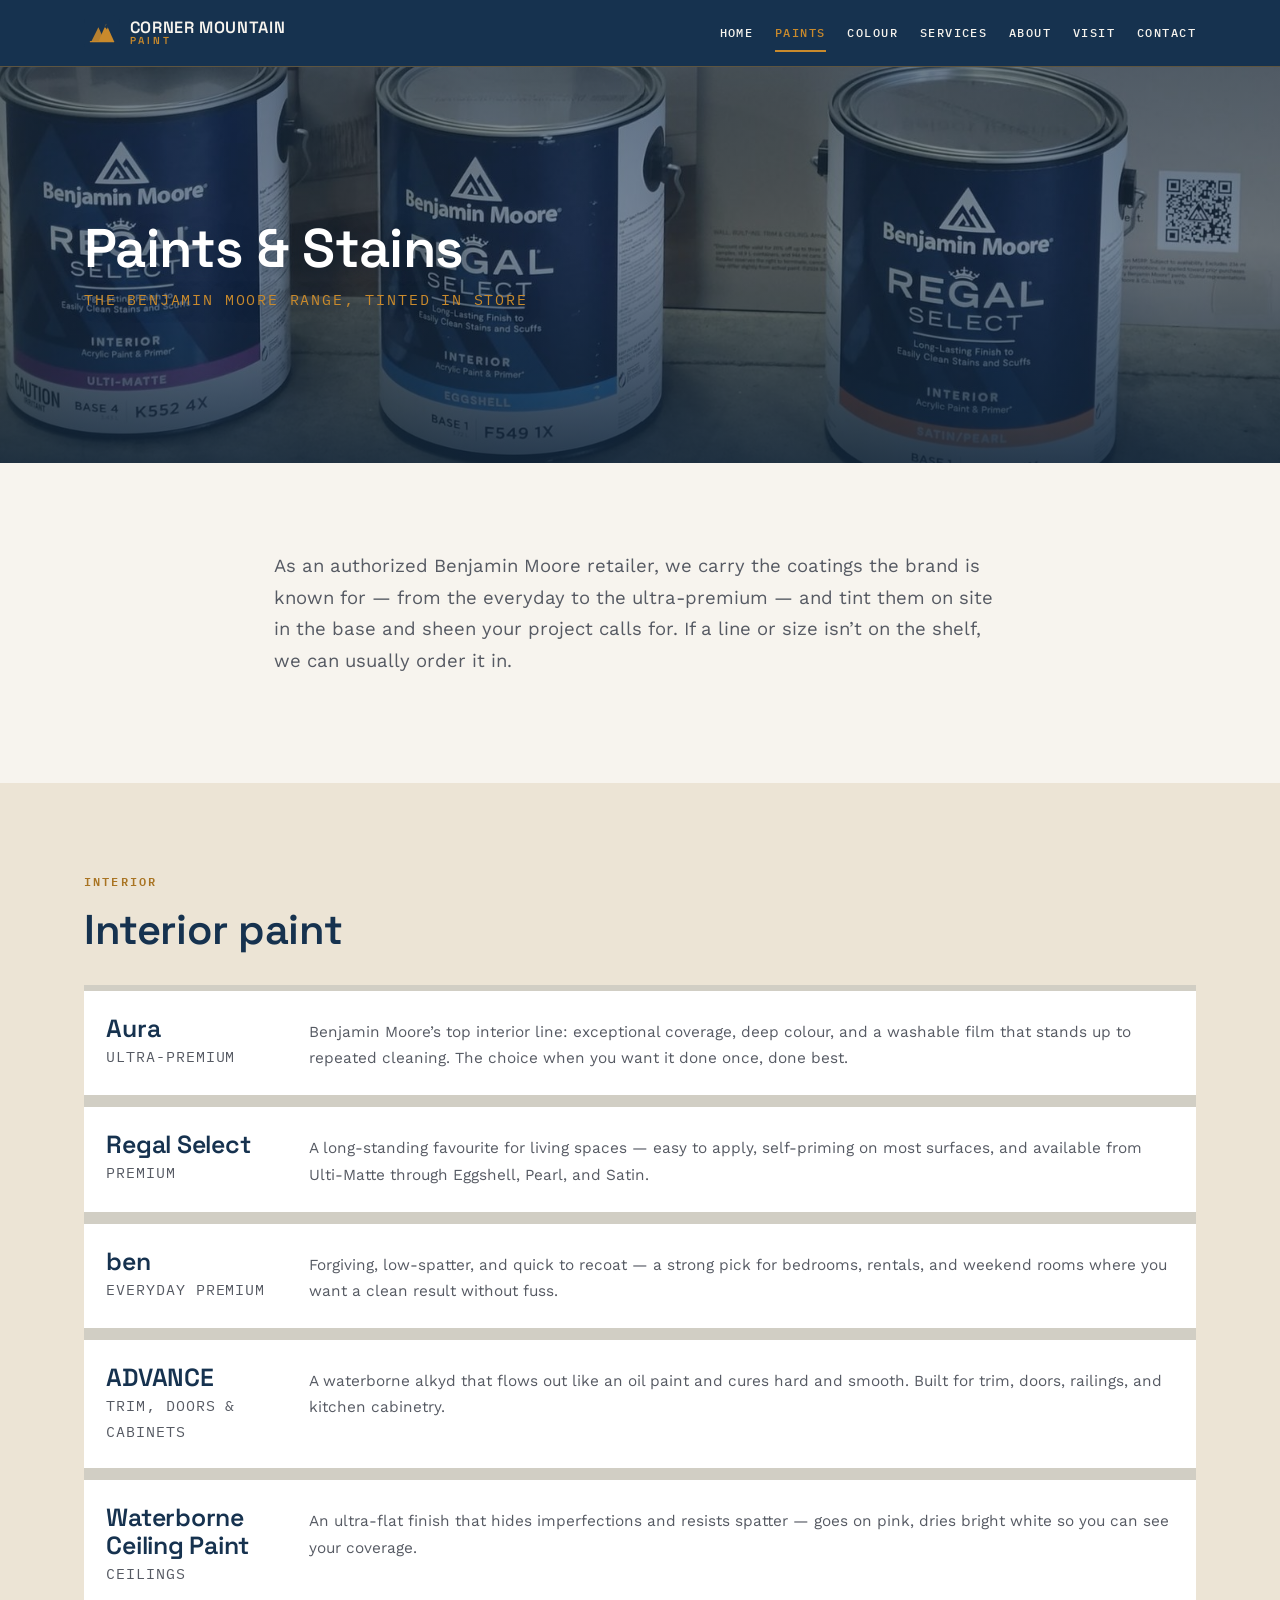
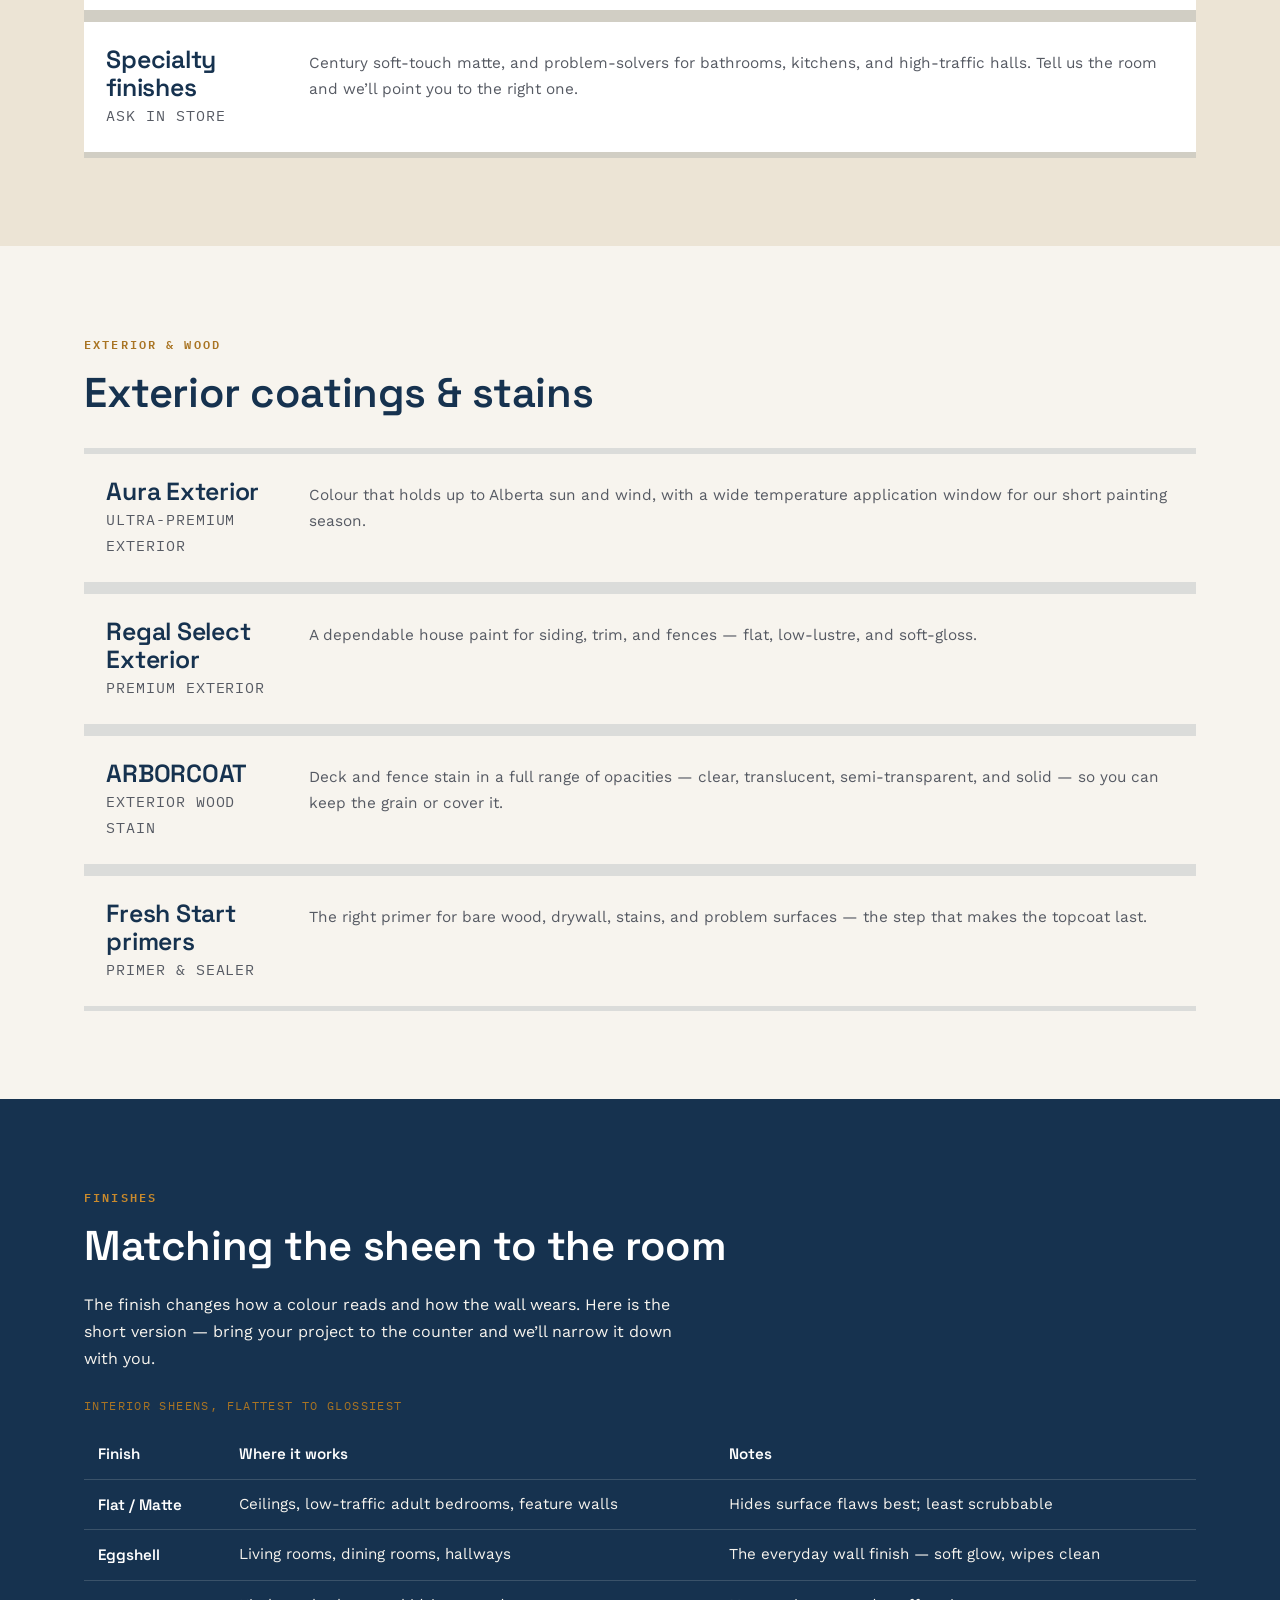
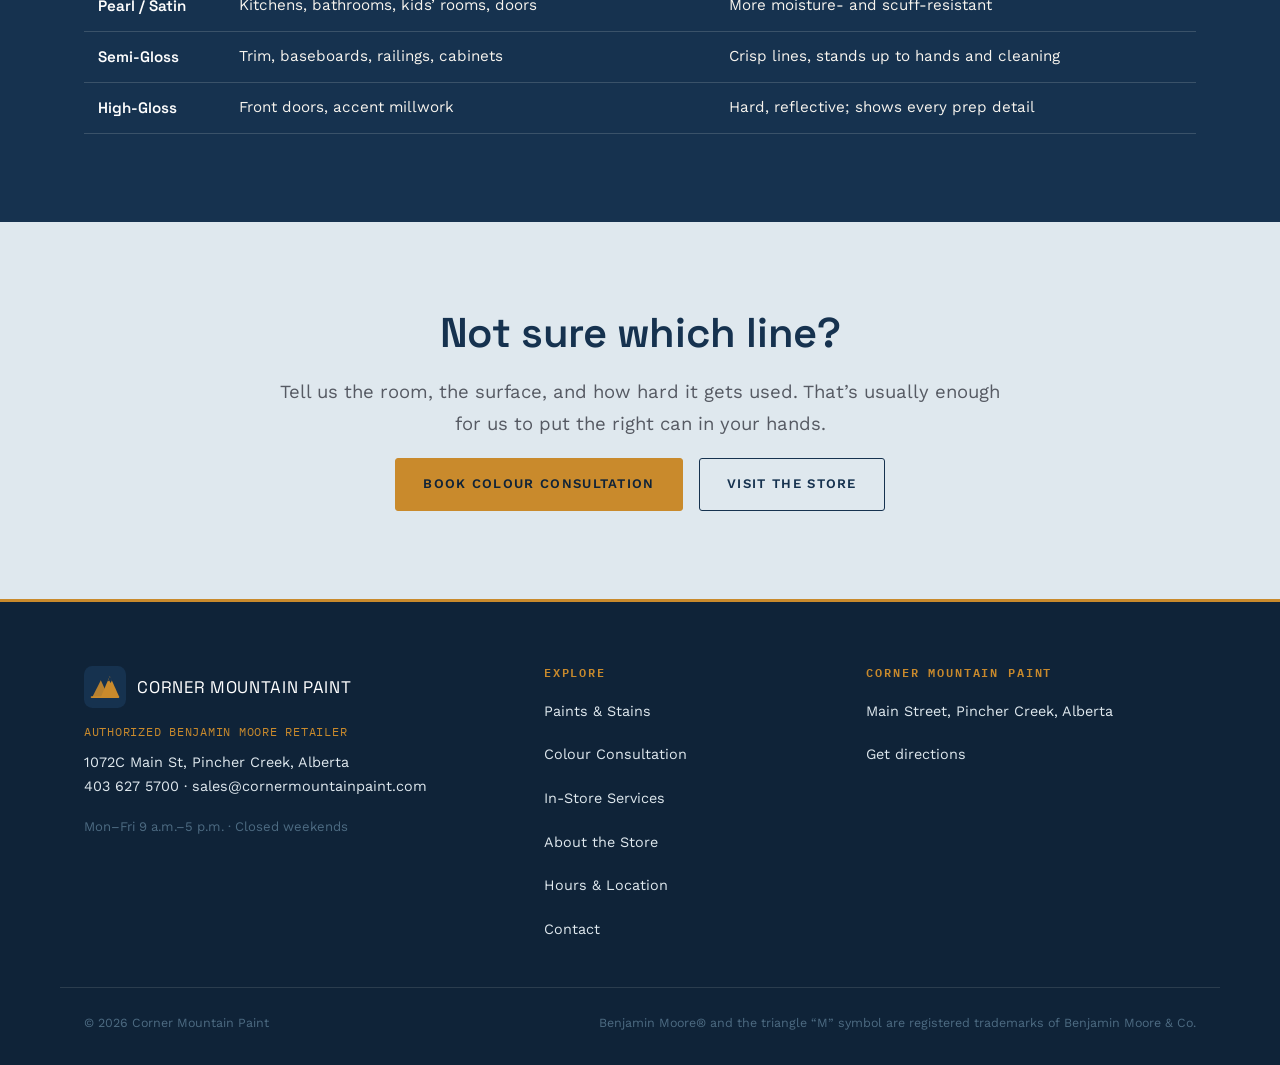
<file: paints.html>
<!doctype html>
<html lang="en-CA">
<head>
<meta charset="utf-8">
<meta name="viewport" content="width=device-width, initial-scale=1">
<title>Paints &amp; Stains — Corner Mountain Paint, Pincher Creek</title>
<meta name="description" content="The Benjamin Moore range at Corner Mountain Paint in Pincher Creek: Aura, Regal Select, ben and ADVANCE interior paints, exterior coatings, Fresh Start primers, and ARBORCOAT stains — tinted in store.">
<link rel="canonical" href="https://www.cornermountainpaint.com/paints.html">
<meta property="og:type" content="article">
<meta property="og:title" content="Paints &amp; Stains — Corner Mountain Paint">
<meta property="og:description" content="The Benjamin Moore range — Aura, Regal Select, ben, ADVANCE, exterior coatings, primers, and stains — tinted in store in Pincher Creek.">
<meta property="og:url" content="https://www.cornermountainpaint.com/paints.html">
<meta property="og:image" content="https://www.cornermountainpaint.com/assets/img/og-image.png">
<meta name="twitter:card" content="summary_large_image">
<link rel="icon" href="assets/img/favicon.svg" type="image/svg+xml">
<link rel="apple-touch-icon" href="assets/img/apple-touch-icon.png">
<link rel="preconnect" href="https://fonts.googleapis.com">
<link rel="preconnect" href="https://fonts.gstatic.com" crossorigin>
<link href="https://fonts.googleapis.com/css2?family=Space+Grotesk:wght@400;500;600;700&family=Work+Sans:wght@400;500;600&family=IBM+Plex+Mono:wght@500;600&display=swap" rel="stylesheet">
<link rel="stylesheet" href="assets/css/style.css?v=2">
</head>
<body>
<a class="skip-link" href="#main">Skip to content</a>

<header class="site-header">
  <div class="wrap site-header__inner">
    <a class="brand" href="index.html">
      <img src="assets/img/logo.svg" alt="">
      <span>Corner Mountain<small>Paint</small></span>
    </a>
    <button class="nav-toggle" aria-expanded="false" aria-controls="site-nav">Menu</button>
    <nav class="nav" id="site-nav" aria-label="Primary">
      <ul>
        <li><a href="index.html">Home</a></li>
        <li><a href="paints.html" aria-current="page">Paints</a></li>
        <li><a href="colour-consultation.html">Colour</a></li>
        <li><a href="services.html">Services</a></li>
        <li><a href="about.html">About</a></li>
        <li><a href="visit.html">Visit</a></li>
        <li><a href="contact.html">Contact</a></li>
      </ul>
    </nav>
  </div>
</header>

<main id="main">

  <section class="hero hero--page">
    <img class="hero__bg" src="assets/img/regal-select-cans.jpg"
         alt="Cans of Benjamin Moore Regal Select interior paint lined up in different finishes.">
    <div class="wrap">
      <h1>Paints &amp; Stains</h1>
      <p class="hero__tagline">The Benjamin Moore range, tinted in store</p>
    </div>
  </section>

  <section class="section">
    <div class="wrap wrap--narrow">
      <p class="lead">As an authorized Benjamin Moore retailer, we carry the coatings the brand is known for
        &mdash; from the everyday to the ultra-premium &mdash; and tint them on site in the base and sheen
        your project calls for. If a line or size isn&rsquo;t on the shelf, we can usually order it in.</p>
    </div>
  </section>

  <section class="section section--paper-deep">
    <div class="wrap">
      <p class="eyebrow">Interior</p>
      <h2>Interior paint</h2>
      <ul class="lines">
        <li class="line">
          <div><h3>Aura</h3><p class="line__meta">Ultra-premium</p></div>
          <p>Benjamin Moore&rsquo;s top interior line: exceptional coverage, deep colour, and a washable
            film that stands up to repeated cleaning. The choice when you want it done once, done best.</p>
        </li>
        <li class="line">
          <div><h3>Regal Select</h3><p class="line__meta">Premium</p></div>
          <p>A long-standing favourite for living spaces &mdash; easy to apply, self-priming on most
            surfaces, and available from Ulti-Matte through Eggshell, Pearl, and Satin.</p>
        </li>
        <li class="line">
          <div><h3>ben</h3><p class="line__meta">Everyday premium</p></div>
          <p>Forgiving, low-spatter, and quick to recoat &mdash; a strong pick for bedrooms, rentals, and
            weekend rooms where you want a clean result without fuss.</p>
        </li>
        <li class="line">
          <div><h3>ADVANCE</h3><p class="line__meta">Trim, doors &amp; cabinets</p></div>
          <p>A waterborne alkyd that flows out like an oil paint and cures hard and smooth. Built for
            trim, doors, railings, and kitchen cabinetry.</p>
        </li>
        <li class="line">
          <div><h3>Waterborne Ceiling Paint</h3><p class="line__meta">Ceilings</p></div>
          <p>An ultra-flat finish that hides imperfections and resists spatter &mdash; goes on pink,
            dries bright white so you can see your coverage.</p>
        </li>
        <li class="line">
          <div><h3>Specialty finishes</h3><p class="line__meta">Ask in store</p></div>
          <p>Century soft-touch matte, and problem-solvers for bathrooms, kitchens, and high-traffic
            halls. Tell us the room and we&rsquo;ll point you to the right one.</p>
        </li>
      </ul>
    </div>
  </section>

  <section class="section">
    <div class="wrap">
      <p class="eyebrow">Exterior &amp; wood</p>
      <h2>Exterior coatings &amp; stains</h2>
      <ul class="lines">
        <li class="line">
          <div><h3>Aura Exterior</h3><p class="line__meta">Ultra-premium exterior</p></div>
          <p>Colour that holds up to Alberta sun and wind, with a wide temperature application window
            for our short painting season.</p>
        </li>
        <li class="line">
          <div><h3>Regal Select Exterior</h3><p class="line__meta">Premium exterior</p></div>
          <p>A dependable house paint for siding, trim, and fences &mdash; flat, low-lustre, and soft-gloss.</p>
        </li>
        <li class="line">
          <div><h3>ARBORCOAT</h3><p class="line__meta">Exterior wood stain</p></div>
          <p>Deck and fence stain in a full range of opacities &mdash; clear, translucent, semi-transparent,
            and solid &mdash; so you can keep the grain or cover it.</p>
        </li>
        <li class="line">
          <div><h3>Fresh Start primers</h3><p class="line__meta">Primer &amp; sealer</p></div>
          <p>The right primer for bare wood, drywall, stains, and problem surfaces &mdash; the step that
            makes the topcoat last.</p>
        </li>
      </ul>
    </div>
  </section>

  <section class="section section--navy">
    <div class="wrap">
      <p class="eyebrow">Finishes</p>
      <h2 class="light-heading">Matching the sheen to the room</h2>
      <p class="measure">The finish changes how a colour reads and how the wall wears. Here is the short
        version &mdash; bring your project to the counter and we&rsquo;ll narrow it down with you.</p>
      <table class="finish-table">
        <caption>Interior sheens, flattest to glossiest</caption>
        <thead>
          <tr><th scope="col">Finish</th><th scope="col">Where it works</th><th scope="col">Notes</th></tr>
        </thead>
        <tbody>
          <tr><th scope="row">Flat / Matte</th><td>Ceilings, low-traffic adult bedrooms, feature walls</td><td>Hides surface flaws best; least scrubbable</td></tr>
          <tr><th scope="row">Eggshell</th><td>Living rooms, dining rooms, hallways</td><td>The everyday wall finish &mdash; soft glow, wipes clean</td></tr>
          <tr><th scope="row">Pearl / Satin</th><td>Kitchens, bathrooms, kids&rsquo; rooms, doors</td><td>More moisture- and scuff-resistant</td></tr>
          <tr><th scope="row">Semi-Gloss</th><td>Trim, baseboards, railings, cabinets</td><td>Crisp lines, stands up to hands and cleaning</td></tr>
          <tr><th scope="row">High-Gloss</th><td>Front doors, accent millwork</td><td>Hard, reflective; shows every prep detail</td></tr>
        </tbody>
      </table>
    </div>
  </section>

  <section class="section section--sky center">
    <div class="wrap wrap--narrow">
      <h2>Not sure which line?</h2>
      <p class="lead measure">Tell us the room, the surface, and how hard it gets used. That&rsquo;s
        usually enough for us to put the right can in your hands.</p>
      <div class="btn-row">
        <a class="btn" href="colour-consultation.html">Book colour consultation</a>
        <a class="btn-ghost" href="visit.html">Visit the store</a>
      </div>
    </div>
  </section>

</main>

<footer class="site-footer">
  <div class="wrap site-footer__grid">
    <div>
      <div class="footer-brand">
        <img src="assets/img/logo.svg" alt="">
        <span>Corner Mountain Paint</span>
      </div>
      <p class="footer-tagline">Authorized Benjamin Moore Retailer</p>
      <p>1072C Main St, Pincher Creek, Alberta<br>
        <a href="tel:+14036275700">403&nbsp;627&nbsp;5700</a> &middot;
        <a href="mailto:sales@cornermountainpaint.com">sales@cornermountainpaint.com</a></p>
      <p class="footer-note">Mon&ndash;Fri 9&nbsp;a.m.&ndash;5&nbsp;p.m. &middot; Closed weekends</p>
    </div>
    <div>
      <h4>Explore</h4>
      <ul>
        <li><a href="paints.html">Paints &amp; Stains</a></li>
        <li><a href="colour-consultation.html">Colour Consultation</a></li>
        <li><a href="services.html">In-Store Services</a></li>
        <li><a href="about.html">About the Store</a></li>
        <li><a href="visit.html">Hours &amp; Location</a></li>
        <li><a href="contact.html">Contact</a></li>
      </ul>
    </div>
    <div>
      <h4>Corner Mountain Paint</h4>
      <ul>
        <li>Main Street, Pincher Creek, Alberta</li>
        <li><a href="visit.html">Get directions</a></li>
      </ul>
    </div>
  </div>
  <div class="wrap site-footer__legal">
    <span>&copy; <span id="year">2026</span> Corner Mountain Paint</span>
    <span>Benjamin Moore&reg; and the triangle &ldquo;M&rdquo; symbol are registered trademarks of Benjamin Moore &amp; Co.</span>
  </div>
</footer>

<script src="assets/js/main.js"></script>
<script>document.getElementById("year").textContent = new Date().getFullYear();</script>
</body>
</html>
</file>
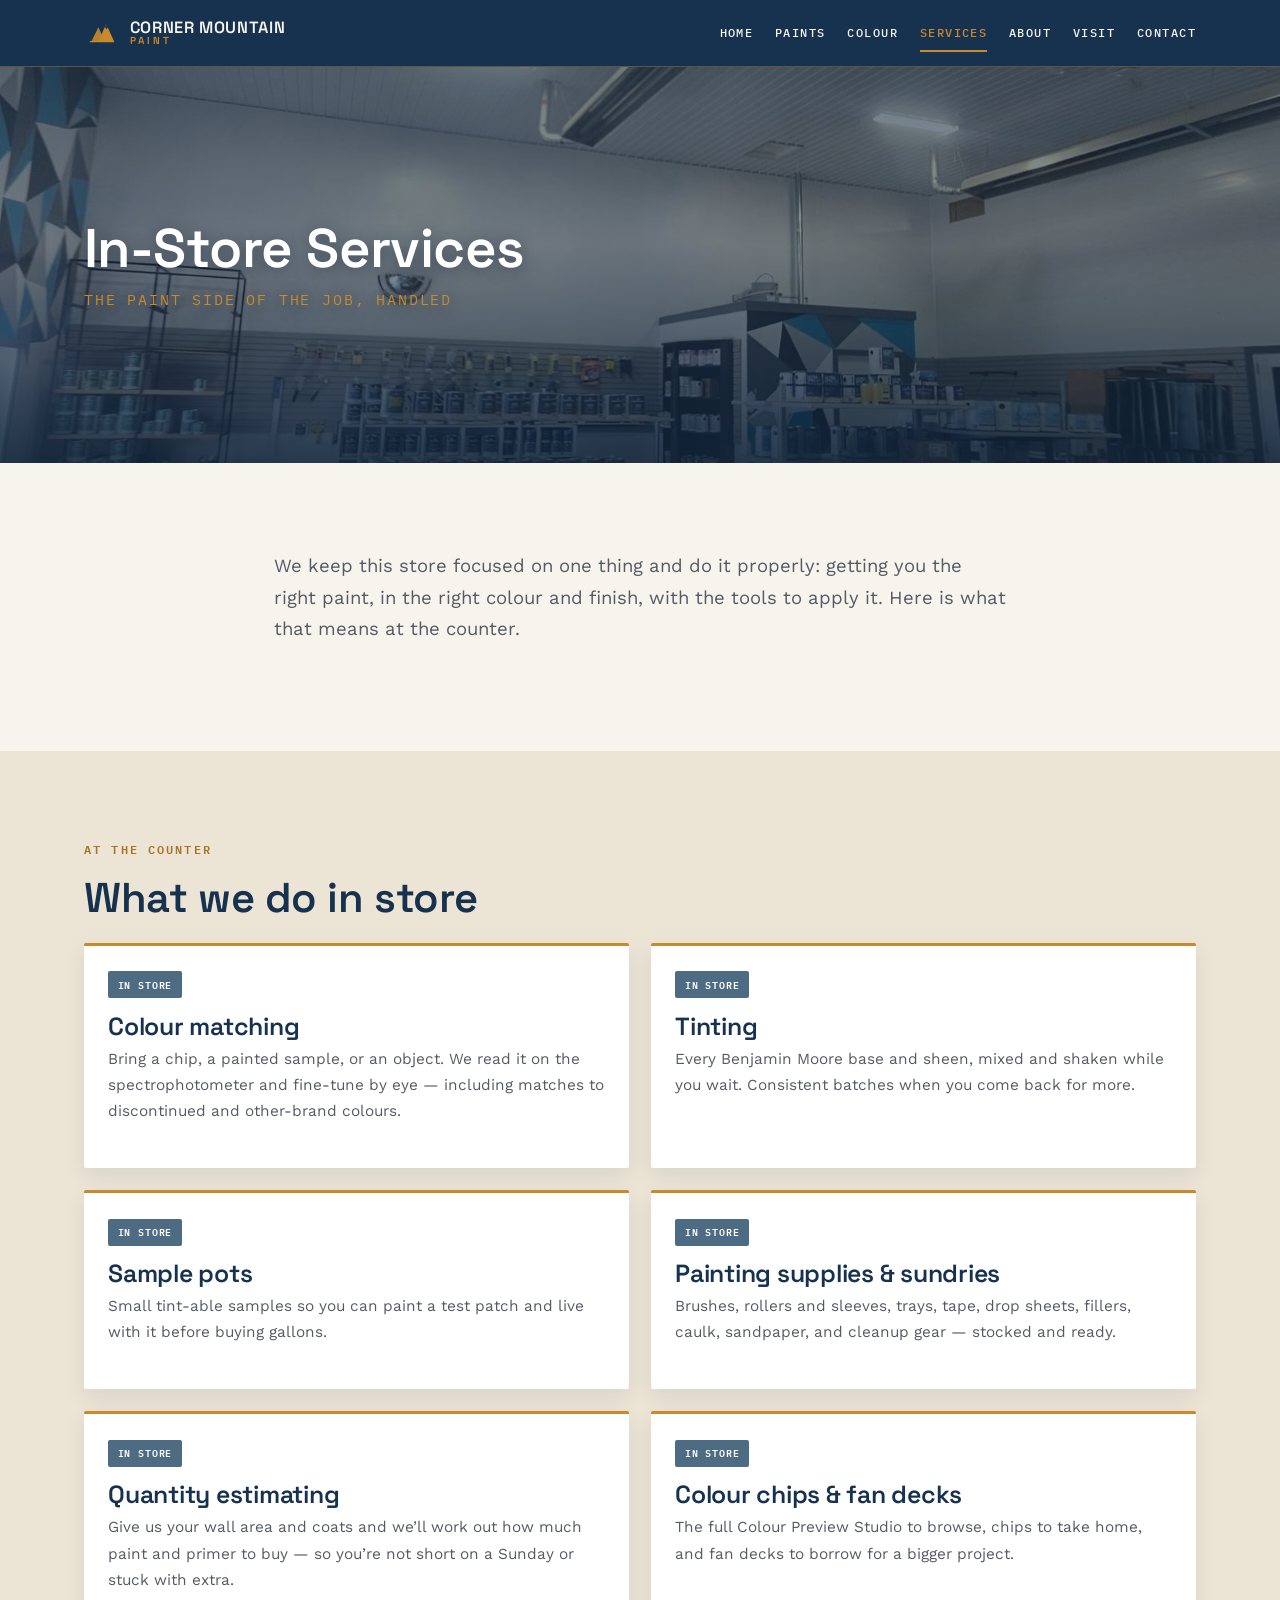
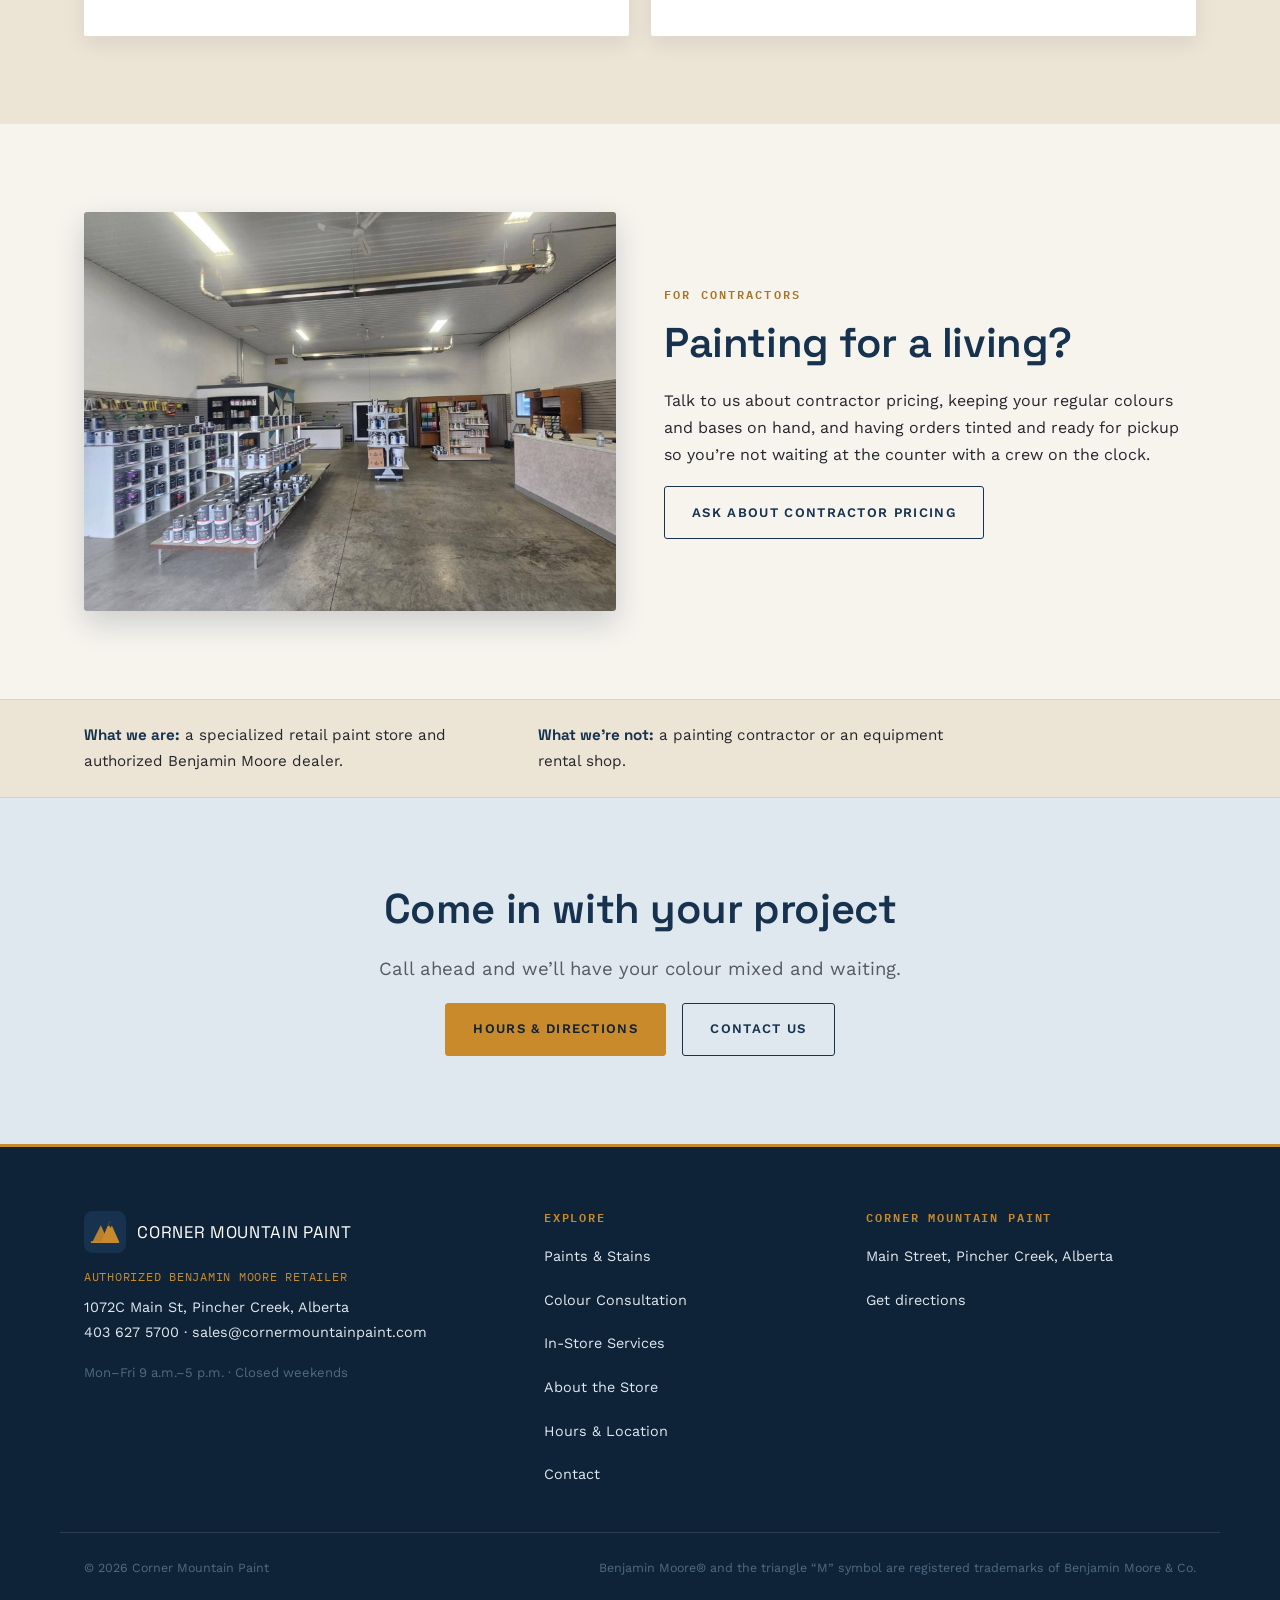
<file: services.html>
<!doctype html>
<html lang="en-CA">
<head>
<meta charset="utf-8">
<meta name="viewport" content="width=device-width, initial-scale=1">
<title>In-Store Services — Corner Mountain Paint, Pincher Creek</title>
<meta name="description" content="Corner Mountain Paint in Pincher Creek: computerized colour matching, tinting in every base and sheen, sample pots, painting supplies and sundries, and quantity estimating.">
<link rel="canonical" href="https://www.cornermountainpaint.com/services.html">
<meta property="og:type" content="article">
<meta property="og:title" content="In-Store Services — Corner Mountain Paint">
<meta property="og:description" content="Colour matching, tinting, sample pots, painting supplies, and quantity estimating at Corner Mountain Paint in Pincher Creek.">
<meta property="og:url" content="https://www.cornermountainpaint.com/services.html">
<meta property="og:image" content="https://www.cornermountainpaint.com/assets/img/og-image.png">
<meta name="twitter:card" content="summary_large_image">
<link rel="icon" href="assets/img/favicon.svg" type="image/svg+xml">
<link rel="apple-touch-icon" href="assets/img/apple-touch-icon.png">
<link rel="preconnect" href="https://fonts.googleapis.com">
<link rel="preconnect" href="https://fonts.gstatic.com" crossorigin>
<link href="https://fonts.googleapis.com/css2?family=Space+Grotesk:wght@400;500;600;700&family=Work+Sans:wght@400;500;600&family=IBM+Plex+Mono:wght@500;600&display=swap" rel="stylesheet">
<link rel="stylesheet" href="assets/css/style.css?v=2">
</head>
<body>
<a class="skip-link" href="#main">Skip to content</a>

<header class="site-header">
  <div class="wrap site-header__inner">
    <a class="brand" href="index.html">
      <img src="assets/img/logo.svg" alt="">
      <span>Corner Mountain<small>Paint</small></span>
    </a>
    <button class="nav-toggle" aria-expanded="false" aria-controls="site-nav">Menu</button>
    <nav class="nav" id="site-nav" aria-label="Primary">
      <ul>
        <li><a href="index.html">Home</a></li>
        <li><a href="paints.html">Paints</a></li>
        <li><a href="colour-consultation.html">Colour</a></li>
        <li><a href="services.html" aria-current="page">Services</a></li>
        <li><a href="about.html">About</a></li>
        <li><a href="visit.html">Visit</a></li>
        <li><a href="contact.html">Contact</a></li>
      </ul>
    </nav>
  </div>
</header>

<main id="main">

  <section class="hero hero--page">
    <img class="hero__bg" src="assets/img/store-interior-counter.jpg"
         alt="The service counter at Corner Mountain Paint, with a wall of brushes, rollers, and painting tools behind it.">
    <div class="wrap">
      <h1>In-Store Services</h1>
      <p class="hero__tagline">The paint side of the job, handled</p>
    </div>
  </section>

  <section class="section">
    <div class="wrap wrap--narrow">
      <p class="lead">We keep this store focused on one thing and do it properly: getting you the right
        paint, in the right colour and finish, with the tools to apply it. Here is what that means at
        the counter.</p>
    </div>
  </section>

  <section class="section section--paper-deep">
    <div class="wrap">
      <p class="eyebrow">At the counter</p>
      <h2>What we do in store</h2>
      <div class="cards cards--2">
        <article class="card">
          <span class="status-tag status-tag--in-store">In store</span>
          <h3>Colour matching</h3>
          <p>Bring a chip, a painted sample, or an object. We read it on the spectrophotometer and
            fine-tune by eye &mdash; including matches to discontinued and other-brand colours.</p>
        </article>
        <article class="card">
          <span class="status-tag status-tag--in-store">In store</span>
          <h3>Tinting</h3>
          <p>Every Benjamin Moore base and sheen, mixed and shaken while you wait. Consistent batches
            when you come back for more.</p>
        </article>
        <article class="card">
          <span class="status-tag status-tag--in-store">In store</span>
          <h3>Sample pots</h3>
          <p>Small tint-able samples so you can paint a test patch and live with it before buying
            gallons.</p>
        </article>
        <article class="card">
          <span class="status-tag status-tag--in-store">In store</span>
          <h3>Painting supplies &amp; sundries</h3>
          <p>Brushes, rollers and sleeves, trays, tape, drop sheets, fillers, caulk, sandpaper, and
            cleanup gear &mdash; stocked and ready.</p>
        </article>
        <article class="card">
          <span class="status-tag status-tag--in-store">In store</span>
          <h3>Quantity estimating</h3>
          <p>Give us your wall area and coats and we&rsquo;ll work out how much paint and primer to
            buy &mdash; so you&rsquo;re not short on a Sunday or stuck with extra.</p>
        </article>
        <article class="card">
          <span class="status-tag status-tag--in-store">In store</span>
          <h3>Colour chips &amp; fan decks</h3>
          <p>The full Colour Preview Studio to browse, chips to take home, and fan decks to borrow for
            a bigger project.</p>
        </article>
      </div>
    </div>
  </section>

  <section class="section">
    <div class="wrap">
      <div class="split">
        <figure class="split__media framed">
          <img src="assets/img/store-interior-wide.jpg"
               alt="A wide view of the Corner Mountain Paint shop floor with product displays and the front counter.">
        </figure>
        <div>
          <p class="eyebrow">For contractors</p>
          <h2>Painting for a living?</h2>
          <p>Talk to us about contractor pricing, keeping your regular colours and bases on hand, and
            having orders tinted and ready for pickup so you&rsquo;re not waiting at the counter with a
            crew on the clock.</p>
          <div class="btn-row"><a class="btn-ghost" href="contact.html">Ask about contractor pricing</a></div>
        </div>
      </div>
    </div>
  </section>

  <section class="clarity-strip">
    <div class="wrap">
      <p><strong>What we are:</strong> a specialized retail paint store and authorized Benjamin Moore dealer.</p>
      <p><strong>What we&rsquo;re not:</strong> a painting contractor or an equipment rental shop.</p>
    </div>
  </section>

  <section class="section section--sky center">
    <div class="wrap wrap--narrow">
      <h2>Come in with your project</h2>
      <p class="lead measure">Call ahead and we&rsquo;ll have your colour mixed and waiting.</p>
      <div class="btn-row">
        <a class="btn" href="visit.html">Hours &amp; directions</a>
        <a class="btn-ghost" href="contact.html">Contact us</a>
      </div>
    </div>
  </section>

</main>

<footer class="site-footer">
  <div class="wrap site-footer__grid">
    <div>
      <div class="footer-brand">
        <img src="assets/img/logo.svg" alt="">
        <span>Corner Mountain Paint</span>
      </div>
      <p class="footer-tagline">Authorized Benjamin Moore Retailer</p>
      <p>1072C Main St, Pincher Creek, Alberta<br>
        <a href="tel:+14036275700">403&nbsp;627&nbsp;5700</a> &middot;
        <a href="mailto:sales@cornermountainpaint.com">sales@cornermountainpaint.com</a></p>
      <p class="footer-note">Mon&ndash;Fri 9&nbsp;a.m.&ndash;5&nbsp;p.m. &middot; Closed weekends</p>
    </div>
    <div>
      <h4>Explore</h4>
      <ul>
        <li><a href="paints.html">Paints &amp; Stains</a></li>
        <li><a href="colour-consultation.html">Colour Consultation</a></li>
        <li><a href="services.html">In-Store Services</a></li>
        <li><a href="about.html">About the Store</a></li>
        <li><a href="visit.html">Hours &amp; Location</a></li>
        <li><a href="contact.html">Contact</a></li>
      </ul>
    </div>
    <div>
      <h4>Corner Mountain Paint</h4>
      <ul>
        <li>Main Street, Pincher Creek, Alberta</li>
        <li><a href="visit.html">Get directions</a></li>
      </ul>
    </div>
  </div>
  <div class="wrap site-footer__legal">
    <span>&copy; <span id="year">2026</span> Corner Mountain Paint</span>
    <span>Benjamin Moore&reg; and the triangle &ldquo;M&rdquo; symbol are registered trademarks of Benjamin Moore &amp; Co.</span>
  </div>
</footer>

<script src="assets/js/main.js"></script>
<script>document.getElementById("year").textContent = new Date().getFullYear();</script>
</body>
</html>
</file>
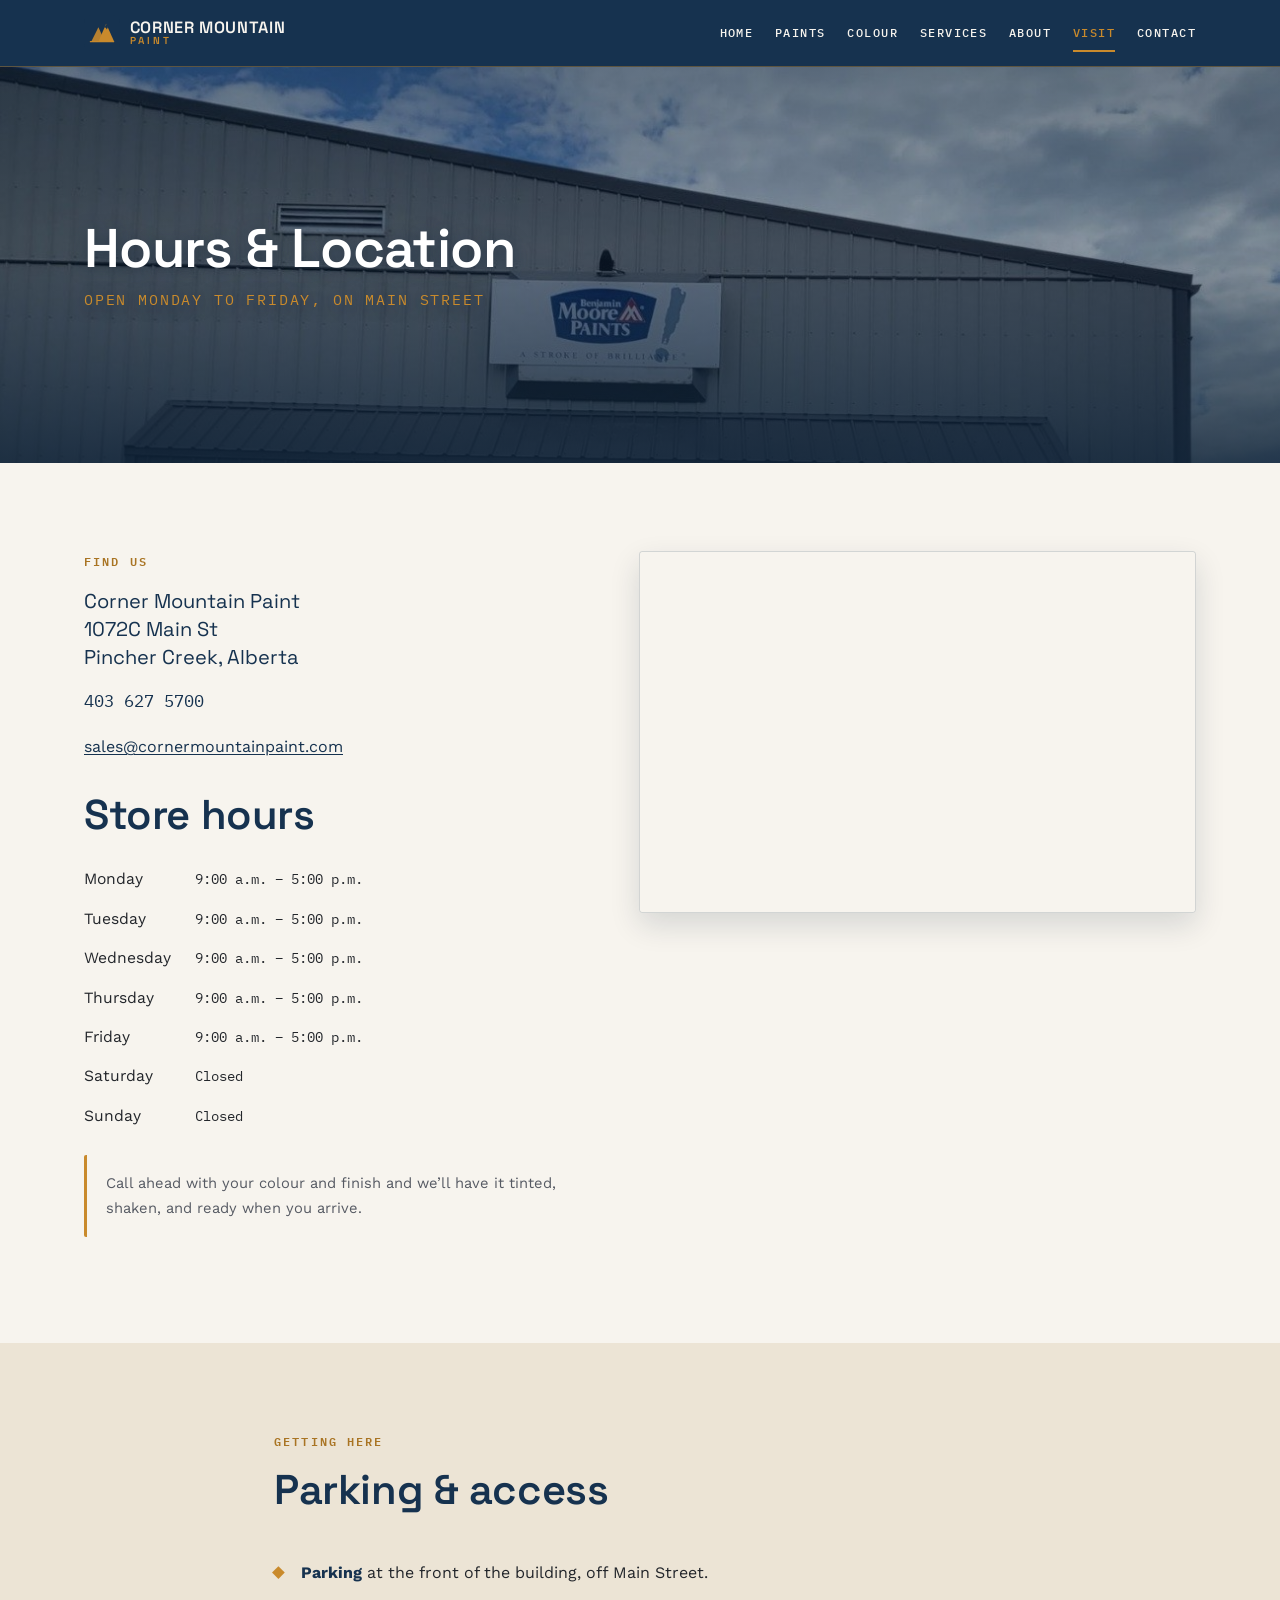
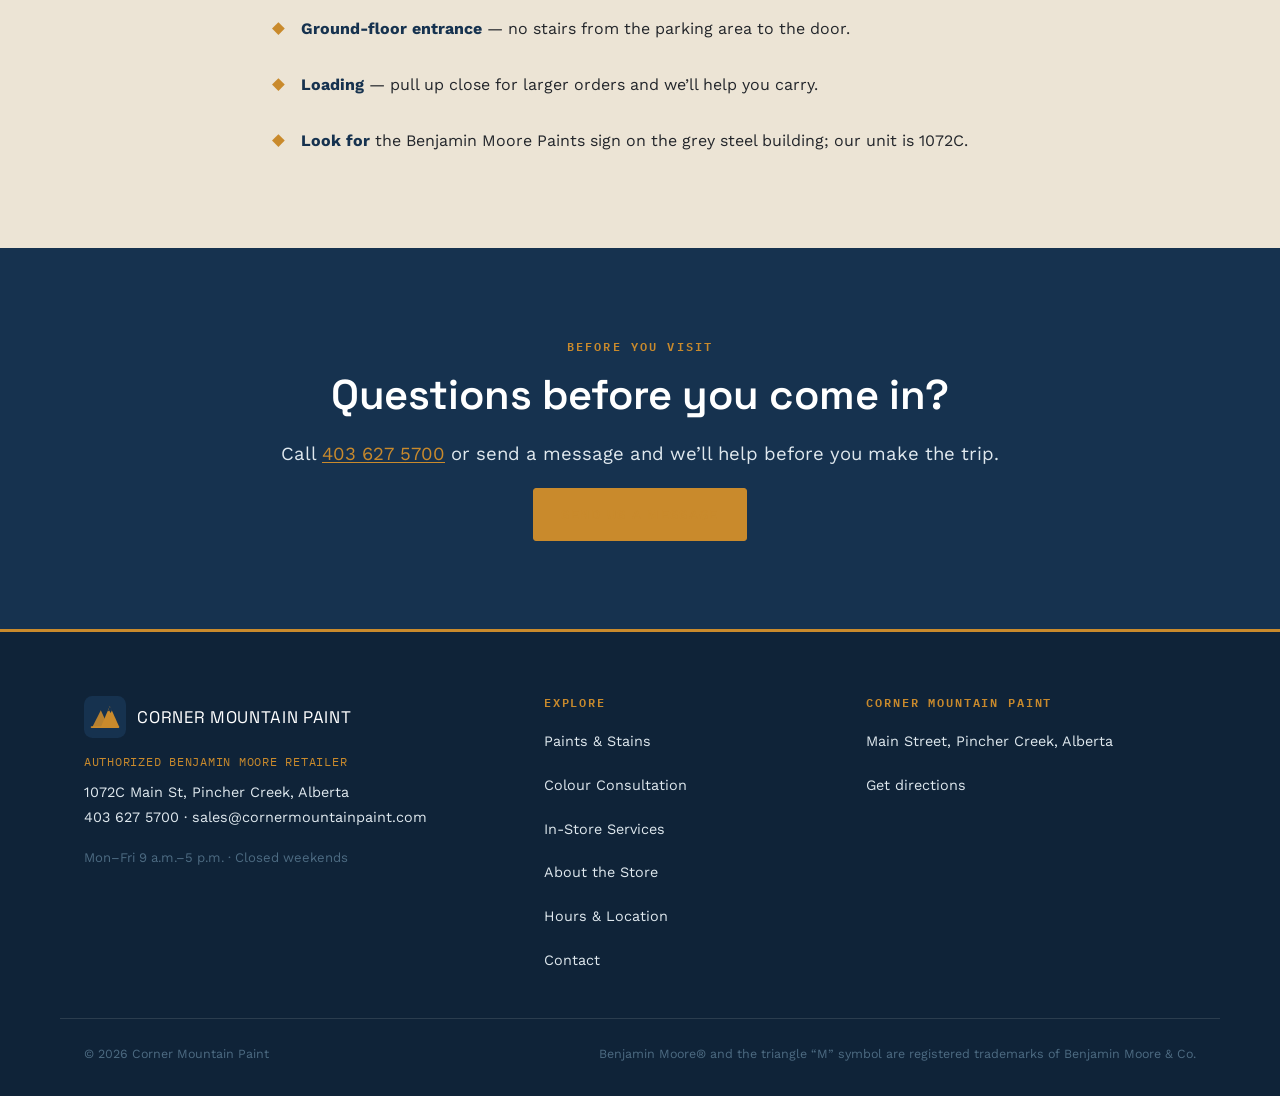
<file: visit.html>
<!doctype html>
<html lang="en-CA">
<head>
<meta charset="utf-8">
<meta name="viewport" content="width=device-width, initial-scale=1">
<title>Hours &amp; Location — Corner Mountain Paint, Pincher Creek</title>
<meta name="description" content="Corner Mountain Paint is at 1072C Main St, Pincher Creek, Alberta. Open Monday to Friday, 9 a.m. to 5 p.m. Call 403 627 5700. Parking at the door.">
<link rel="canonical" href="https://www.cornermountainpaint.com/visit.html">
<meta property="og:type" content="article">
<meta property="og:title" content="Hours &amp; Location — Corner Mountain Paint">
<meta property="og:description" content="1072C Main St, Pincher Creek, Alberta. Open Monday to Friday, 9 a.m. to 5 p.m. Call 403 627 5700.">
<meta property="og:url" content="https://www.cornermountainpaint.com/visit.html">
<meta property="og:image" content="https://www.cornermountainpaint.com/assets/img/og-image.png">
<meta name="twitter:card" content="summary_large_image">
<link rel="icon" href="assets/img/favicon.svg" type="image/svg+xml">
<link rel="apple-touch-icon" href="assets/img/apple-touch-icon.png">
<link rel="preconnect" href="https://fonts.googleapis.com">
<link rel="preconnect" href="https://fonts.gstatic.com" crossorigin>
<link href="https://fonts.googleapis.com/css2?family=Space+Grotesk:wght@400;500;600;700&family=Work+Sans:wght@400;500;600&family=IBM+Plex+Mono:wght@500;600&display=swap" rel="stylesheet">
<link rel="stylesheet" href="assets/css/style.css?v=2">
</head>
<body>
<a class="skip-link" href="#main">Skip to content</a>

<header class="site-header">
  <div class="wrap site-header__inner">
    <a class="brand" href="index.html">
      <img src="assets/img/logo.svg" alt="">
      <span>Corner Mountain<small>Paint</small></span>
    </a>
    <button class="nav-toggle" aria-expanded="false" aria-controls="site-nav">Menu</button>
    <nav class="nav" id="site-nav" aria-label="Primary">
      <ul>
        <li><a href="index.html">Home</a></li>
        <li><a href="paints.html">Paints</a></li>
        <li><a href="colour-consultation.html">Colour</a></li>
        <li><a href="services.html">Services</a></li>
        <li><a href="about.html">About</a></li>
        <li><a href="visit.html" aria-current="page">Visit</a></li>
        <li><a href="contact.html">Contact</a></li>
      </ul>
    </nav>
  </div>
</header>

<main id="main">

  <section class="hero hero--page">
    <img class="hero__bg" src="assets/img/storefront-sign.jpg"
         alt="The entrance to Corner Mountain Paint at 1072C Main Street, Pincher Creek.">
    <div class="wrap">
      <h1>Hours &amp; Location</h1>
      <p class="hero__tagline">Open Monday to Friday, on Main Street</p>
    </div>
  </section>

  <section class="section">
    <div class="wrap">
      <div class="visit-grid">
        <div>
          <p class="eyebrow">Find us</p>
          <p class="address-block">Corner Mountain Paint<br>1072C Main St<br>Pincher Creek, Alberta</p>

          <p class="phone-line"><a href="tel:+14036275700">403&nbsp;627&nbsp;5700</a></p>
          <p><a href="mailto:sales@cornermountainpaint.com">sales@cornermountainpaint.com</a></p>

          <h2 style="margin-top:2rem">Store hours</h2>
          <table class="hours-table">
            <tbody>
              <tr><th scope="row">Monday</th><td>9:00 a.m. &ndash; 5:00 p.m.</td></tr>
              <tr><th scope="row">Tuesday</th><td>9:00 a.m. &ndash; 5:00 p.m.</td></tr>
              <tr><th scope="row">Wednesday</th><td>9:00 a.m. &ndash; 5:00 p.m.</td></tr>
              <tr><th scope="row">Thursday</th><td>9:00 a.m. &ndash; 5:00 p.m.</td></tr>
              <tr><th scope="row">Friday</th><td>9:00 a.m. &ndash; 5:00 p.m.</td></tr>
              <tr><th scope="row">Saturday</th><td>Closed</td></tr>
              <tr><th scope="row">Sunday</th><td>Closed</td></tr>
            </tbody>
          </table>

          <p class="note" style="margin-top:1.6rem">Call ahead with your colour and finish and
            we&rsquo;ll have it tinted, shaken, and ready when you arrive.</p>
        </div>

        <div class="map-embed">
          <iframe
            title="Map showing Corner Mountain Paint at 1072C Main St, Pincher Creek, Alberta"
            src="https://maps.google.com/maps?q=1072C%20Main%20St%2C%20Pincher%20Creek%2C%20AB&z=15&output=embed"
            loading="lazy"
            referrerpolicy="no-referrer-when-downgrade"></iframe>
        </div>
      </div>
    </div>
  </section>

  <section class="section section--paper-deep">
    <div class="wrap wrap--narrow stack">
      <div>
        <p class="eyebrow">Getting here</p>
        <h2>Parking &amp; access</h2>
      </div>
      <ul class="feature-list">
        <li><strong>Parking</strong> at the front of the building, off Main Street.</li>
        <li><strong>Ground-floor entrance</strong> &mdash; no stairs from the parking area to the door.</li>
        <li><strong>Loading</strong> &mdash; pull up close for larger orders and we&rsquo;ll help you carry.</li>
        <li><strong>Look for</strong> the Benjamin Moore Paints sign on the grey steel building; our
          unit is 1072C.</li>
      </ul>
    </div>
  </section>

  <section class="section section--navy center">
    <div class="wrap wrap--narrow">
      <p class="eyebrow">Before you visit</p>
      <h2 class="light-heading">Questions before you come in?</h2>
      <p class="lead measure">Call <a href="tel:+14036275700">403&nbsp;627&nbsp;5700</a> or send a
        message and we&rsquo;ll help before you make the trip.</p>
      <div class="btn-row"><a class="btn" href="contact.html">Send us a message</a></div>
    </div>
  </section>

</main>

<footer class="site-footer">
  <div class="wrap site-footer__grid">
    <div>
      <div class="footer-brand">
        <img src="assets/img/logo.svg" alt="">
        <span>Corner Mountain Paint</span>
      </div>
      <p class="footer-tagline">Authorized Benjamin Moore Retailer</p>
      <p>1072C Main St, Pincher Creek, Alberta<br>
        <a href="tel:+14036275700">403&nbsp;627&nbsp;5700</a> &middot;
        <a href="mailto:sales@cornermountainpaint.com">sales@cornermountainpaint.com</a></p>
      <p class="footer-note">Mon&ndash;Fri 9&nbsp;a.m.&ndash;5&nbsp;p.m. &middot; Closed weekends</p>
    </div>
    <div>
      <h4>Explore</h4>
      <ul>
        <li><a href="paints.html">Paints &amp; Stains</a></li>
        <li><a href="colour-consultation.html">Colour Consultation</a></li>
        <li><a href="services.html">In-Store Services</a></li>
        <li><a href="about.html">About the Store</a></li>
        <li><a href="visit.html">Hours &amp; Location</a></li>
        <li><a href="contact.html">Contact</a></li>
      </ul>
    </div>
    <div>
      <h4>Corner Mountain Paint</h4>
      <ul>
        <li>Main Street, Pincher Creek, Alberta</li>
        <li><a href="visit.html">Get directions</a></li>
      </ul>
    </div>
  </div>
  <div class="wrap site-footer__legal">
    <span>&copy; <span id="year">2026</span> Corner Mountain Paint</span>
    <span>Benjamin Moore&reg; and the triangle &ldquo;M&rdquo; symbol are registered trademarks of Benjamin Moore &amp; Co.</span>
  </div>
</footer>

<script src="assets/js/main.js"></script>
<script>document.getElementById("year").textContent = new Date().getFullYear();</script>
</body>
</html>
</file>
<file: assets/css/style.css>
/* =========================================================
   Corner Mountain Paint — site styles
   Authorized Benjamin Moore retailer, Pincher Creek, Alberta
   Palette: foothills navy + warm paper, with slate, amber, brick
   Type: Space Grotesk (display) + Work Sans (text) + IBM Plex Mono (labels)
   ========================================================= */

:root {
  --navy:       #16324f;
  --navy-deep:  #0f2338;
  --slate:      #4d6b82;
  --sky-soft:   #dfe8ee;
  --paper:      #f7f4ee;
  --paper-deep: #ece4d5;
  --amber:      #c98a2c;
  --amber-deep: #a97423;
  --brick:      #a8503c;
  --ink:        #23262b;
  --ink-soft:   #565a63;
  --white:      #ffffff;

  --display: "Space Grotesk", "Segoe UI", system-ui, sans-serif;
  --sans:    "Work Sans", -apple-system, BlinkMacSystemFont, "Segoe UI", Roboto, sans-serif;
  --mono:    "IBM Plex Mono", ui-monospace, SFMono-Regular, Menlo, monospace;

  --wrap: 1160px;
  --gap: clamp(1.25rem, 4vw, 3rem);
  --header-h: 66px;
}

/* ---------- reset-ish ---------- */
*, *::before, *::after { box-sizing: border-box; }
html { scroll-behavior: smooth; -webkit-text-size-adjust: 100%; }
html, body { overflow-x: clip; }
body {
  margin: 0;
  font-family: var(--sans);
  font-size: 1rem;
  line-height: 1.7;
  color: var(--ink);
  background: var(--paper);
  -webkit-font-smoothing: antialiased;
}
img { max-width: 100%; height: auto; display: block; }
a { color: var(--navy); text-decoration-thickness: 1px; text-underline-offset: 2px; }
a:hover { color: var(--amber-deep); }
h1, h2, h3, h4 {
  font-family: var(--display);
  font-weight: 600;
  line-height: 1.12;
  color: var(--navy);
  margin: 0 0 .5em;
  letter-spacing: -.01em;
  overflow-wrap: break-word;
}
h1 { font-size: clamp(2rem, 6vw, 3.4rem); }
h2 { font-size: clamp(1.75rem, 4vw, 2.6rem); }
h3 { font-size: clamp(1.2rem, 2.4vw, 1.55rem); }
p { margin: 0 0 1.1rem; }
ul, ol { margin: 0 0 1.1rem; padding-left: 1.2rem; }
li { margin: .35rem 0; }
hr { border: 0; border-top: 1px solid var(--paper-deep); margin: 2.5rem 0; }

/* ---------- accessibility helpers ---------- */
.skip-link {
  position: absolute; left: 8px; top: -60px;
  background: var(--amber); color: var(--navy-deep);
  padding: .6rem 1rem; border-radius: 3px; font-weight: 600;
  z-index: 200; transition: top .15s ease;
}
.skip-link:focus { top: 8px; }
:focus-visible { outline: 3px solid var(--amber); outline-offset: 2px; border-radius: 2px; }
.visually-hidden {
  position: absolute !important; width: 1px; height: 1px;
  padding: 0; margin: -1px; overflow: hidden; clip: rect(0 0 0 0); white-space: nowrap; border: 0;
}

/* ---------- layout ---------- */
.wrap {
  width: 100%; max-width: var(--wrap); margin-inline: auto;
  padding-inline: 1.5rem;
}
.wrap--narrow { max-width: 780px; }
.section { padding: clamp(3rem, 7vw, 5.5rem) 0; }
.section--tight { padding: clamp(2rem, 5vw, 3.5rem) 0; }
.section--paper-deep { background: var(--paper-deep); }
.section--sky { background: var(--sky-soft); }
.section--navy { background: var(--navy); color: var(--paper); }
.section--navy h2, .section--navy h3, .section--navy h4 { color: var(--white); }
.section--navy a { color: var(--amber); }

.eyebrow {
  font-family: var(--mono);
  font-size: .74rem;
  letter-spacing: .18em;
  text-transform: uppercase;
  color: var(--amber-deep);
  margin: 0 0 1rem;
  font-weight: 600;
}
.section--navy .eyebrow { color: var(--amber); }
.lead { font-size: 1.16rem; color: var(--ink-soft); }
.section--navy .lead { color: var(--sky-soft); }
.center { text-align: center; }
.measure { max-width: 62ch; }
.center .measure { margin-inline: auto; }

/* ---------- header / nav ---------- */
.site-header {
  position: sticky; top: 0; z-index: 100;
  background: var(--navy);
  border-bottom: 1px solid rgba(201,138,44,.4);
}
.site-header__inner {
  display: flex; align-items: center; justify-content: space-between;
  gap: 1rem; min-height: var(--header-h);
}
.brand {
  display: flex; align-items: center; gap: .6rem;
  color: var(--paper); text-decoration: none; font-family: var(--display);
  font-size: 1.02rem; letter-spacing: .04em; text-transform: uppercase; font-weight: 600;
}
.brand:hover { color: var(--paper); }
.brand img { width: 36px; height: 36px; }
.brand span { line-height: 1.05; }
.brand span small { display: block; font-size: .62em; letter-spacing: .3em; color: var(--amber); }

.nav-toggle {
  display: none;
  background: transparent; border: 1px solid rgba(247,244,238,.4);
  color: var(--paper); border-radius: 4px; padding: .4rem .6rem;
  font-family: var(--mono); font-size: .78rem; letter-spacing: .1em; text-transform: uppercase;
  cursor: pointer; line-height: 1;
}

.nav ul { list-style: none; display: flex; gap: 1.35rem; margin: 0; padding: 0; }
.nav a {
  color: var(--paper); text-decoration: none;
  font-family: var(--mono);
  font-size: .76rem; letter-spacing: .12em; text-transform: uppercase; font-weight: 500;
  padding: .4rem 0; display: inline-block; position: relative;
}
.nav a:hover { color: var(--amber); }
.nav a[aria-current="page"] { color: var(--amber); }
.nav a[aria-current="page"]::after {
  content: ""; position: absolute; left: 0; right: 0; bottom: -2px; height: 2px; background: var(--amber);
}

@media (max-width: 880px) {
  .nav-toggle { display: inline-block; }
  .nav {
    position: absolute; left: 0; right: 0; top: 100%;
    background: var(--navy); border-bottom: 1px solid rgba(201,138,44,.4);
    max-height: 0; overflow: hidden; transition: max-height .28s ease;
  }
  .nav.is-open { max-height: 80vh; }
  .nav ul { flex-direction: column; gap: 0; padding: .5rem 1.5rem 1.25rem; }
  .nav li { border-top: 1px solid rgba(247,244,238,.12); }
  .nav a { display: block; padding: .85rem 0; letter-spacing: .14em; }
  .nav a[aria-current="page"]::after { display: none; }
}

/* ---------- buttons ---------- */
.btn, .btn-ghost {
  display: inline-block; font-family: var(--sans); font-weight: 600;
  font-size: .82rem; letter-spacing: .1em; text-transform: uppercase;
  padding: .9rem 1.7rem; border-radius: 3px; text-decoration: none;
  cursor: pointer; transition: transform .12s ease, background .15s ease, color .15s ease, border-color .15s ease;
  border: 1.5px solid var(--amber);
}
.btn { background: var(--amber); color: var(--navy-deep); }
.btn:hover { background: var(--amber-deep); border-color: var(--amber-deep); color: var(--navy-deep); transform: translateY(-1px); }
.btn:disabled { opacity: .55; cursor: progress; transform: none; }
.btn-ghost { background: transparent; color: var(--paper); }
.btn-ghost:hover { background: rgba(247,244,238,.1); color: var(--paper); transform: translateY(-1px); }
.section--navy .btn-ghost { color: var(--paper); }
/* ghost button on light backgrounds */
.section--sky .btn-ghost,
.section--paper-deep .btn-ghost,
.section:not(.section--navy):not(.section--sky):not(.section--paper-deep) .btn-ghost {
  color: var(--navy); border-color: var(--navy);
}
.section--sky .btn-ghost:hover,
.section--paper-deep .btn-ghost:hover,
.section:not(.section--navy):not(.section--sky):not(.section--paper-deep) .btn-ghost:hover {
  background: rgba(22,50,79,.08); color: var(--navy);
}
.btn-row { display: flex; flex-wrap: wrap; gap: 1rem; }
.center .btn-row { justify-content: center; }

/* ---------- hero ---------- */
.hero {
  position: relative; color: var(--paper);
  min-height: min(74vh, 620px);
  display: flex; align-items: center;
  padding: clamp(3rem, 10vw, 6.5rem) 0;
  background: var(--navy-deep);
}
.hero__bg {
  position: absolute; inset: 0; width: 100%; height: 100%;
  object-fit: cover; object-position: center;
  z-index: 0;
}
/* pull the crop toward the lower part of the photo (e.g. a building under a big sky) */
.hero__bg--low { object-position: 50% 85%; }
.hero::after {
  content: ""; position: absolute; inset: 0; z-index: 1;
  background:
    linear-gradient(180deg, rgba(15,35,56,.60) 0%, rgba(15,35,56,.48) 45%, rgba(15,35,56,.88) 100%);
}
.hero .wrap { position: relative; z-index: 2; }
.hero h1, .hero p { text-shadow: 0 2px 16px rgba(15,35,56,.5); }
.hero h1 { color: var(--white); margin-bottom: .3em; max-width: 20ch; }
.hero .lead { color: var(--paper); opacity: .94; margin-bottom: 1.8rem; }
.hero__tagline {
  font-family: var(--mono);
  font-size: clamp(.8rem, 2vw, .95rem); color: var(--amber);
  letter-spacing: .12em; text-transform: uppercase; margin: 0 0 1.3rem;
}
.hero--page { min-height: min(44vh, 400px); padding: clamp(3rem, 8vw, 5rem) 0; }
.hero--page h1 { margin-bottom: .15em; }
.hero--page .hero__tagline { margin-bottom: 0; }

/* photo-forward hero: let the picture read, keep only a light tint + a
   bottom band behind the heading */
.hero--photo { min-height: min(62vh, 540px); align-items: flex-end; }
.hero--photo::after {
  background:
    linear-gradient(180deg, rgba(15,35,56,.22) 0%, rgba(15,35,56,.12) 40%, rgba(15,35,56,.78) 100%);
}
.hero--photo h1, .hero--photo p {
  text-shadow: 0 2px 22px rgba(15,35,56,.8), 0 1px 4px rgba(15,35,56,.65);
}

/* dealer badge */
.dealer-badge {
  display: inline-block; font-family: var(--mono); font-size: .7rem; font-weight: 600;
  letter-spacing: .1em; text-transform: uppercase; color: var(--navy-deep);
  background: var(--amber); padding: .4rem .8rem; border-radius: 2px; margin-bottom: 1.3rem;
}

/* ---------- generic media + text ---------- */
.split {
  display: grid; grid-template-columns: 1fr 1fr;
  gap: var(--gap); align-items: center;
}
.split--reverse .split__media { order: 2; }
.split__media img { border-radius: 3px; box-shadow: 0 12px 30px rgba(15,35,56,.18); }
@media (max-width: 820px) {
  .split { grid-template-columns: 1fr; }
  .split--reverse .split__media { order: 0; }
}

figure { margin: 0; }
figure.framed img { border-radius: 3px; box-shadow: 0 12px 30px rgba(15,35,56,.18); }
figure figcaption {
  font-family: var(--mono);
  font-size: .76rem; color: var(--ink-soft); margin-top: .6rem;
  letter-spacing: .03em;
}
.section--navy figure figcaption { color: var(--sky-soft); }

/* ---------- cards ---------- */
.cards {
  display: grid; grid-template-columns: repeat(3, 1fr); gap: 1.4rem;
}
.cards--2 { grid-template-columns: repeat(2, 1fr); }
@media (max-width: 820px) { .cards, .cards--2 { grid-template-columns: 1fr; } }
.card {
  background: var(--paper); border-top: 3px solid var(--amber);
  padding: 1.6rem 1.5rem; border-radius: 2px;
  box-shadow: 0 8px 22px rgba(15,35,56,.08);
  display: flex; flex-direction: column;
}
.section--paper-deep .card { background: var(--white); }
.card h3 { margin-bottom: .35rem; }
.card p { color: var(--ink-soft); font-size: .96rem; }
.card a.card__link {
  margin-top: auto; font-weight: 600; font-size: .76rem;
  letter-spacing: .1em; text-transform: uppercase; text-decoration: none;
  color: var(--amber-deep); font-family: var(--sans);
}
.card a.card__link:hover { color: var(--navy); }

/* status tag on service cards */
.status-tag {
  align-self: flex-start;
  font-family: var(--mono); font-size: .64rem; font-weight: 600;
  letter-spacing: .08em; text-transform: uppercase;
  padding: .3rem .6rem; border-radius: 2px; margin-bottom: .9rem;
}
.status-tag--in-store { background: var(--slate); color: var(--white); }
.status-tag--referral { background: var(--paper-deep); color: var(--ink); }
.section--paper-deep .status-tag--referral { background: var(--paper); }

/* ---------- swatch chips ---------- */
.chips {
  display: flex; flex-wrap: wrap; gap: .7rem;
  list-style: none; padding: 0; margin: 1.6rem 0 0;
}
.chip {
  width: 120px; border-radius: 3px; overflow: hidden;
  box-shadow: 0 8px 20px rgba(15,35,56,.16);
  background: var(--white);
}
.chip__swatch { height: 84px; }
.chip__label { padding: .5rem .6rem .6rem; }
.chip__name { display: block; font-family: var(--display); font-size: .78rem; font-weight: 600; color: var(--ink); }
.chip__code { display: block; font-family: var(--mono); font-size: .66rem; color: var(--ink-soft); margin-top: .1rem; }

/* ---------- feature / value lists ---------- */
.feature-list { list-style: none; padding: 0; margin: 0; display: grid; gap: 1.1rem; }
.feature-list li { padding-left: 1.7rem; position: relative; }
.feature-list li::before {
  content: ""; position: absolute; left: 0; top: .55em;
  width: .55rem; height: .55rem; background: var(--amber);
  transform: rotate(45deg);
}
.feature-list strong { color: var(--navy); }
.section--navy .feature-list strong { color: var(--white); }

.pillars {
  display: flex; flex-wrap: wrap; gap: .6rem 1.4rem; justify-content: center;
  list-style: none; padding: 0; margin: 0;
  font-family: var(--display); font-size: 1.3rem; color: var(--navy);
}
.section--navy .pillars { color: var(--paper); }
.pillars li { display: flex; align-items: center; gap: 1.4rem; }
.pillars li:not(:last-child)::after { content: "\2022"; color: var(--amber); }

/* ---------- clarity strip ---------- */
.clarity-strip { background: var(--paper-deep); border-block: 1px solid rgba(22,50,79,.1); }
.clarity-strip .wrap {
  display: flex; flex-wrap: wrap; gap: 1rem 2.5rem;
  padding-block: 1.4rem; font-size: .95rem;
}
.clarity-strip p { margin: 0; max-width: 46ch; }
.clarity-strip strong { color: var(--navy); font-family: var(--display); }

/* ---------- product line list ---------- */
.lines { list-style: none; padding: 0; margin: 2rem 0 0; display: grid; gap: 1px; background: rgba(22,50,79,.12); }
.line {
  background: var(--paper); padding: 1.5rem 1.4rem;
  display: grid; grid-template-columns: 180px 1fr; gap: 1.4rem; align-items: baseline;
}
.section--paper-deep .line { background: var(--white); }
.line h3 { margin: 0; }
.line__meta { font-family: var(--mono); font-size: .7rem; letter-spacing: .06em; text-transform: uppercase; color: var(--amber-deep); margin-top: .3rem; }
.line p { margin: 0; color: var(--ink-soft); font-size: .96rem; }
@media (max-width: 640px) { .line { grid-template-columns: 1fr; gap: .5rem; } }

/* ---------- finish table ---------- */
.finish-table { width: 100%; border-collapse: collapse; margin-top: 1.5rem; font-size: .95rem; }
.finish-table caption { text-align: left; font-family: var(--mono); font-size: .72rem; letter-spacing: .12em; text-transform: uppercase; color: var(--amber-deep); margin-bottom: .8rem; }
.finish-table th, .finish-table td { text-align: left; padding: .75rem .9rem; border-bottom: 1px solid var(--paper-deep); vertical-align: top; }
.finish-table th { font-family: var(--display); color: var(--navy); font-weight: 600; }
.finish-table tbody tr:hover { background: rgba(22,50,79,.03); }
.section--navy .finish-table th, .section--navy .finish-table td { border-color: rgba(247,244,238,.16); }
.section--navy .finish-table th { color: var(--white); }

/* ---------- statement band ---------- */
.statement { text-align: center; }
.statement blockquote {
  margin: 0 auto; max-width: 26ch;
  font-family: var(--display); font-weight: 500;
  font-size: clamp(1.4rem, 4vw, 2.2rem); line-height: 1.3;
  color: var(--white); letter-spacing: -.01em;
}

/* ---------- gallery + lightbox ---------- */
.gallery { display: grid; grid-template-columns: repeat(3, 1fr); gap: .8rem; }
@media (max-width: 820px) { .gallery { grid-template-columns: repeat(2, 1fr); } }
@media (max-width: 460px) { .gallery { grid-template-columns: 1fr; } }
.gallery button { padding: 0; border: 0; background: none; cursor: zoom-in; border-radius: 2px; overflow: hidden; }
.gallery img {
  width: 100%; aspect-ratio: 4 / 3; object-fit: cover;
  transition: transform .4s ease; border-radius: 2px;
}
.gallery button:hover img { transform: scale(1.04); }

.lightbox {
  position: fixed; inset: 0; z-index: 300;
  background: rgba(15,35,56,.93);
  display: flex; align-items: center; justify-content: center;
  padding: 4vmin; opacity: 0; pointer-events: none; transition: opacity .2s ease;
}
.lightbox.is-open { opacity: 1; pointer-events: auto; }
.lightbox img { max-width: 100%; max-height: 88vh; border-radius: 3px; box-shadow: 0 20px 60px rgba(0,0,0,.5); }
.lightbox__close {
  position: absolute; top: 3vmin; right: 4vmin;
  background: transparent; border: 0; color: var(--paper);
  font-size: 2.4rem; line-height: 1; cursor: pointer; padding: .2rem .6rem;
}
.lightbox__close:hover { color: var(--amber); }

/* ---------- visit / hours ---------- */
.visit-grid { display: grid; grid-template-columns: 1fr 1.1fr; gap: var(--gap); align-items: start; }
@media (max-width: 820px) { .visit-grid { grid-template-columns: 1fr; } }
.address-block { font-family: var(--display); font-size: 1.25rem; line-height: 1.4; color: var(--navy); margin: 0 0 1rem; }
.section--navy .address-block { color: var(--white); }
.hours-table { border-collapse: collapse; margin: 0 0 1.2rem; font-size: .98rem; }
.hours-table th, .hours-table td { padding: .4rem 1.5rem .4rem 0; text-align: left; font-weight: 400; }
.hours-table th { color: inherit; font-family: var(--sans); }
.hours-table td { font-family: var(--mono); font-size: .9rem; }
.hours-table tr:last-child th, .hours-table tr:last-child td { padding-bottom: 0; }
.phone-line { font-family: var(--mono); font-size: 1.05rem; }
.phone-line a { text-decoration: none; }

.map-embed {
  border-radius: 3px; overflow: hidden; border: 1px solid rgba(22,50,79,.16);
  box-shadow: 0 12px 30px rgba(15,35,56,.14);
}
.section--navy .map-embed { border-color: rgba(247,244,238,.2); }
.map-embed iframe { width: 100%; height: 360px; border: 0; display: block; filter: grayscale(12%) contrast(103%); }

/* ---------- contact ---------- */
.contact-grid { display: grid; grid-template-columns: 1fr 1fr; gap: var(--gap); }
@media (max-width: 820px) { .contact-grid { grid-template-columns: 1fr; } }
.contact-detail { margin: 0 0 1.4rem; }
.contact-detail dt {
  font-family: var(--mono);
  font-size: .7rem; letter-spacing: .16em; text-transform: uppercase;
  color: var(--amber-deep); font-weight: 600; margin-bottom: .2rem;
}
.contact-detail dd { margin: 0; font-size: 1.05rem; }

form label {
  display: block; font-family: var(--mono);
  font-size: .72rem; letter-spacing: .1em; text-transform: uppercase;
  font-weight: 600; color: var(--navy); margin-bottom: .35rem;
}
form .field { margin-bottom: 1.2rem; }
form input, form textarea {
  width: 100%; font-family: var(--sans); font-size: 1rem;
  padding: .75rem .85rem; border: 1.5px solid var(--paper-deep);
  border-radius: 3px; background: var(--white); color: var(--ink);
}
form input:focus, form textarea:focus { border-color: var(--amber); outline: none; }
form textarea { min-height: 150px; resize: vertical; }

/* ---------- footer ---------- */
.site-footer {
  background: var(--navy-deep); color: var(--sky-soft);
  border-top: 3px solid var(--amber);
  padding: clamp(2.5rem, 6vw, 4rem) 0 2rem;
  font-size: .9rem;
}
.site-footer__grid { display: grid; grid-template-columns: 1.5fr 1fr 1.2fr; gap: var(--gap); }
@media (max-width: 820px) { .site-footer__grid { grid-template-columns: 1fr; gap: 2rem; } }
.site-footer h4 {
  color: var(--amber); font-family: var(--mono); font-size: .72rem;
  letter-spacing: .16em; text-transform: uppercase; margin: 0 0 .9rem;
}
.site-footer a { color: var(--sky-soft); text-decoration: none; }
.site-footer a:hover { color: var(--amber); }
.site-footer ul { list-style: none; padding: 0; margin: 0; display: grid; gap: .5rem; }
.footer-brand { display: flex; align-items: center; gap: .7rem; margin-bottom: .8rem; }
.footer-brand img { width: 42px; height: 42px; }
.footer-brand span {
  font-family: var(--display); font-size: 1.05rem; letter-spacing: .04em;
  text-transform: uppercase; color: var(--white); line-height: 1.1;
}
.footer-tagline { font-family: var(--mono); font-size: .78rem; letter-spacing: .06em; text-transform: uppercase; color: var(--amber); margin: 0 0 .5rem; }
.footer-note { color: var(--slate); font-size: .82rem; }
.site-footer__legal {
  margin-top: 2.5rem; padding-top: 1.5rem;
  border-top: 1px solid rgba(247,244,238,.12);
  display: flex; flex-wrap: wrap; gap: .4rem 1.5rem; justify-content: space-between;
  font-size: .78rem; color: var(--slate);
}

/* ---------- misc ---------- */
.note {
  background: var(--paper); border-left: 3px solid var(--amber);
  padding: 1rem 1.2rem; font-size: .92rem; color: var(--ink-soft);
  border-radius: 2px;
}
.stack > * + * { margin-top: 2.5rem; }
.prose > * + * { margin-top: 1.1rem; }
.prose h2 { margin-top: 2.2rem; }

@media (prefers-reduced-motion: reduce) {
  *, *::before, *::after { animation-duration: .001ms !important; transition-duration: .001ms !important; scroll-behavior: auto !important; }
  .gallery img { transition: none; }
}
</file>
